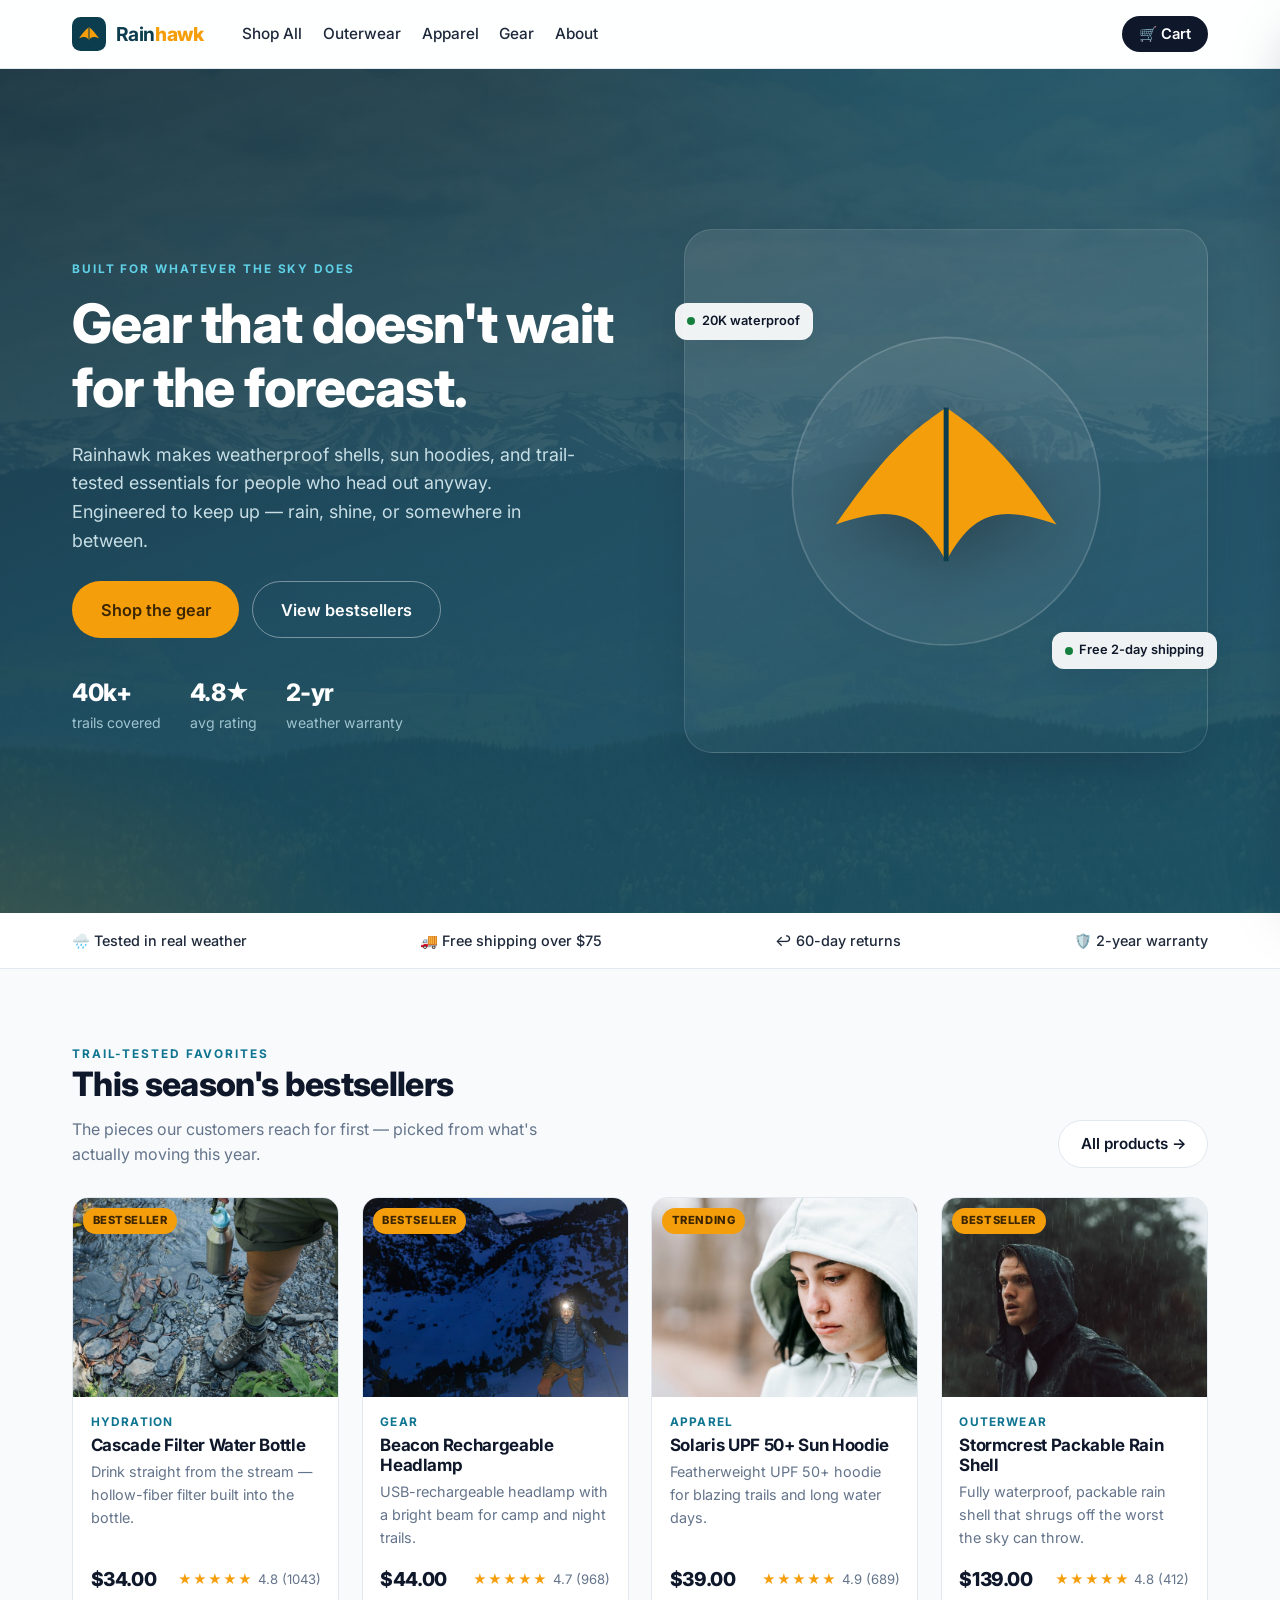
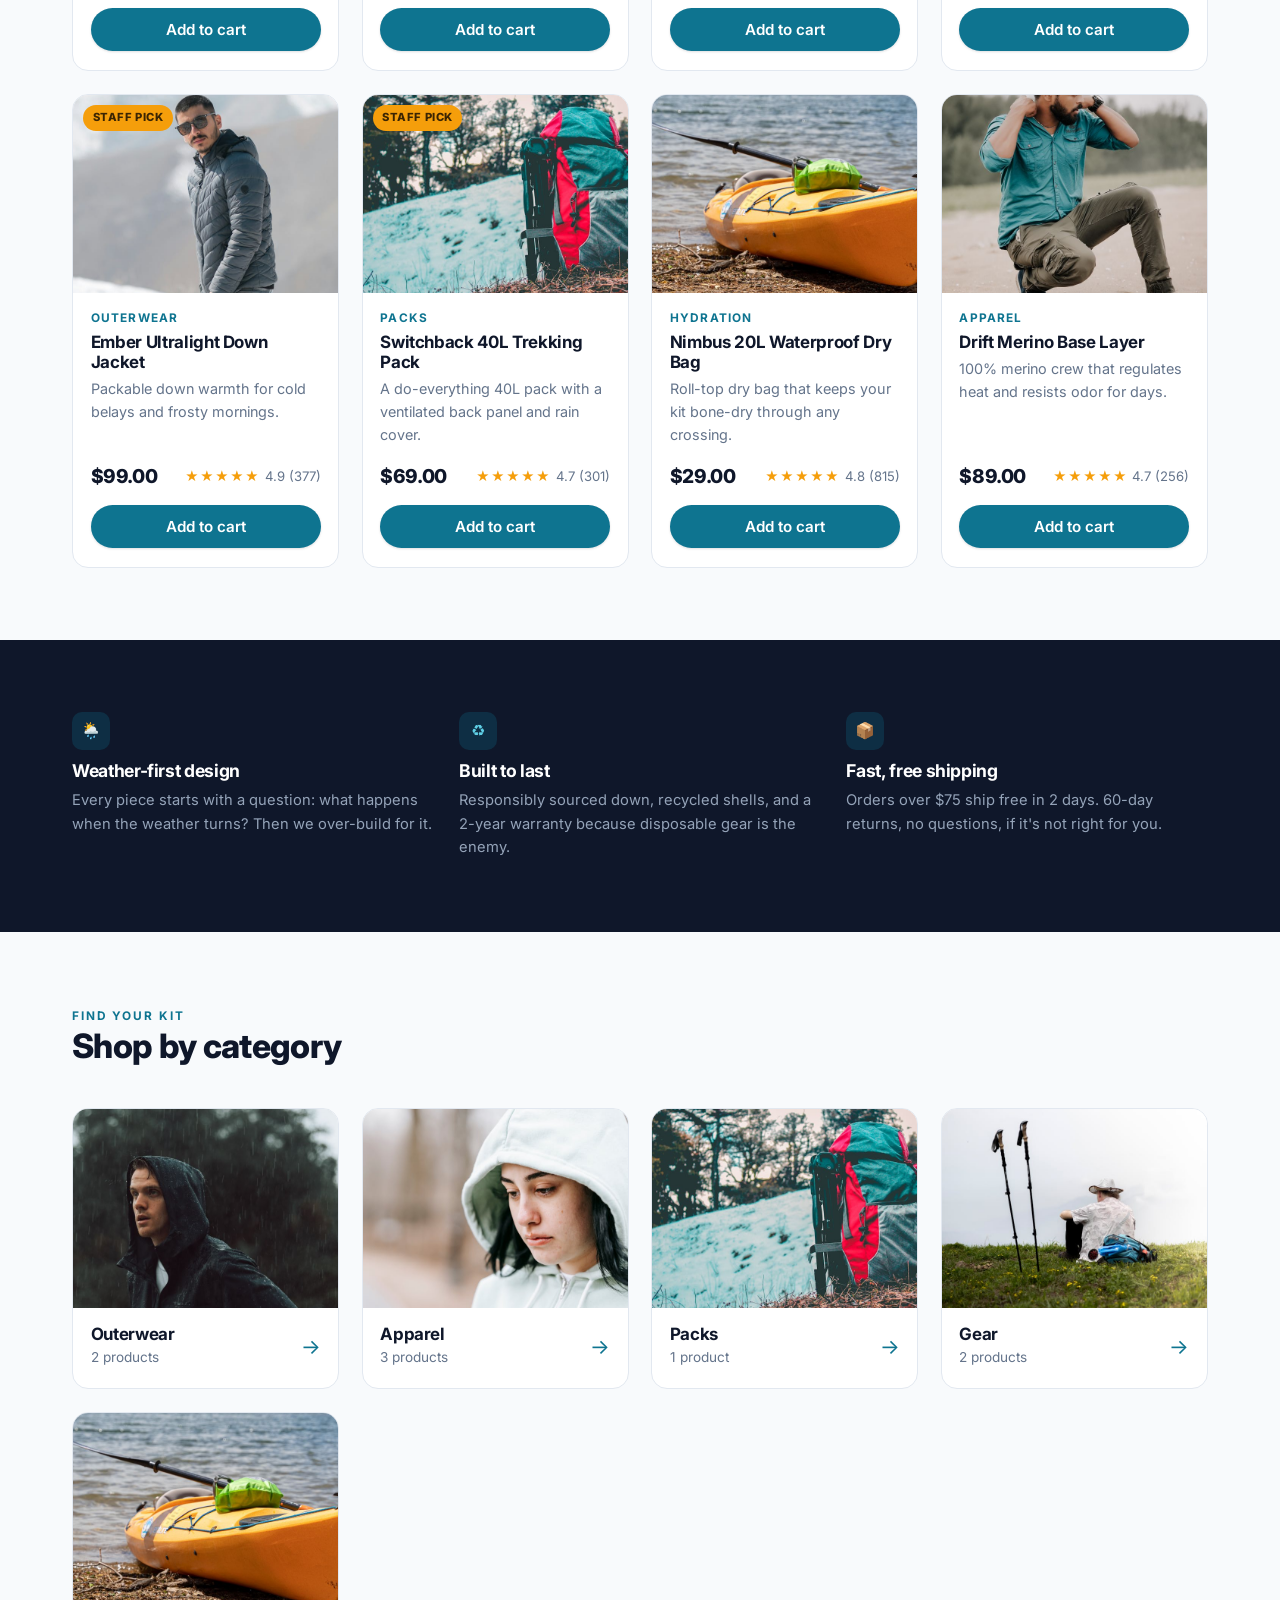
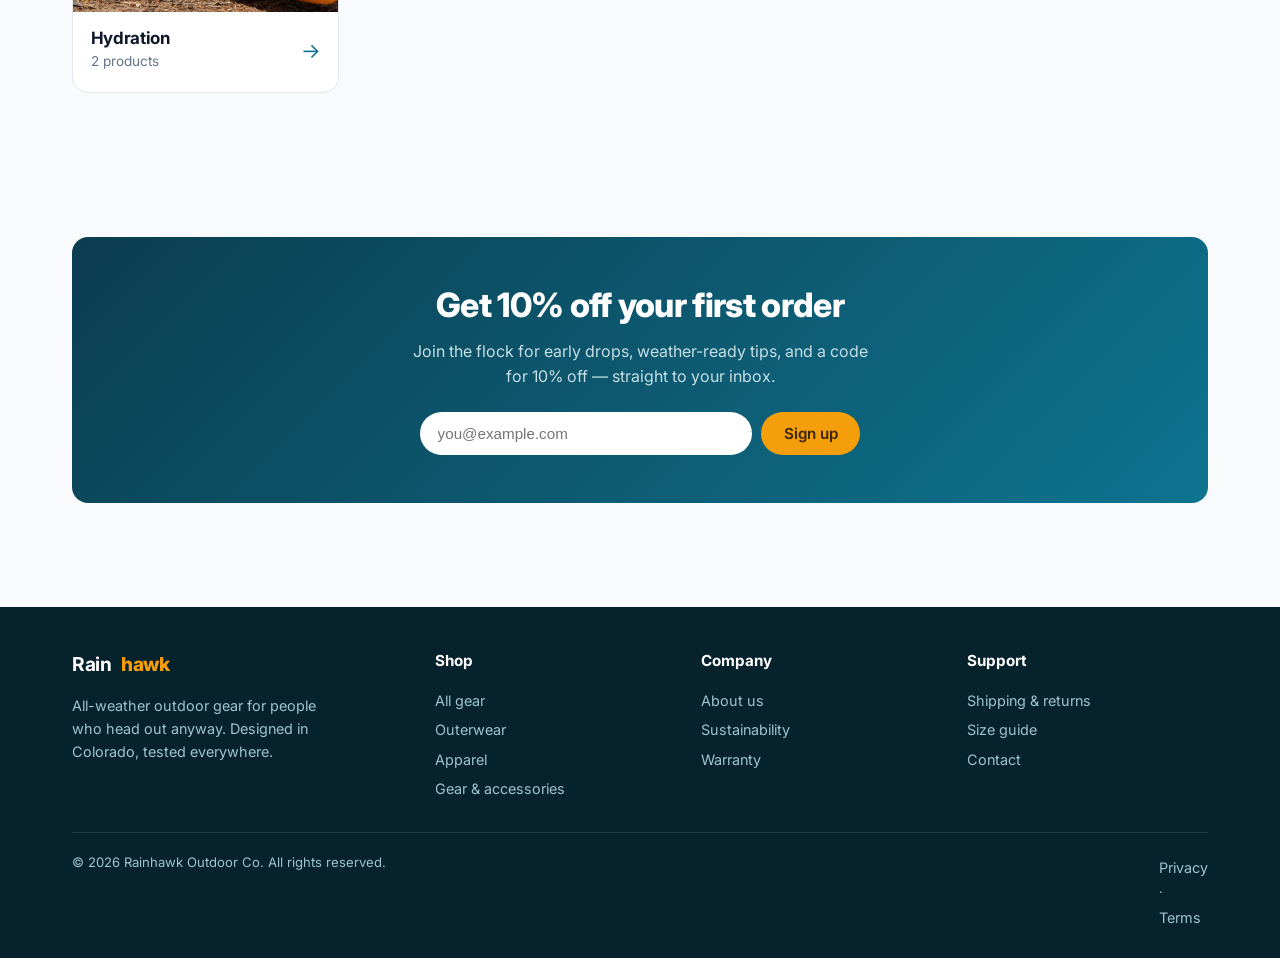
<file: index.html>
<!DOCTYPE html>
<html lang="en">
<head>
  <meta charset="UTF-8" />
  <meta name="viewport" content="width=device-width, initial-scale=1.0" />
  <title>Rainhawk — All-Weather Outdoor Gear</title>
  <meta name="description" content="Rainhawk builds weatherproof outdoor gear for people who don't wait for the forecast. Shells, sun hoodies, packs & trail-tested essentials." />
  <link rel="canonical" href="https://rainhawkgear.com/" />
  <meta property="og:type" content="website" />
  <meta property="og:site_name" content="Rainhawk" />
  <meta property="og:title" content="Rainhawk — All-Weather Outdoor Gear" />
  <meta property="og:description" content="Weatherproof shells, sun hoodies, packs & trail-tested essentials for people who head out anyway." />
  <meta property="og:url" content="https://rainhawkgear.com/" />
  <meta property="og:image" content="https://rainhawkgear.com/assets/favicon.svg" />
  <meta name="twitter:card" content="summary_large_image" />
  <meta name="twitter:title" content="Rainhawk — All-Weather Outdoor Gear" />
  <meta name="twitter:description" content="Gear that doesn't wait for the forecast." />
  <link rel="preconnect" href="https://fonts.googleapis.com" />
  <link rel="preconnect" href="https://fonts.gstatic.com" crossorigin />
  <link href="https://fonts.googleapis.com/css2?family=Inter:wght@400;500;600;700;800&display=swap" rel="stylesheet" />
  <link rel="icon" href="assets/favicon.svg" type="image/svg+xml" />
  <link rel="stylesheet" href="css/styles.css" />
</head>
<body>
  <!-- HEADER -->
  <header class="site-header">
    <div class="wrap nav">
      <a class="brand" href="index.html">
        <svg class="logo" viewBox="0 0 48 48" fill="none" xmlns="http://www.w3.org/2000/svg">
          <rect width="48" height="48" rx="12" fill="#0b3d4f"/>
          <path d="M10 30 C18 18 22 16 24 14 C26 16 30 18 38 30 C30 27 27 28 24 33 C21 28 18 27 10 30 Z" fill="#f59e0b"/>
          <path d="M24 14 L24 33" stroke="#0b3d4f" stroke-width="1.5"/>
        </svg>
        <span><b>Rain</b><span class="x">hawk</span></span>
      </a>
      <button class="nav-toggle" data-nav-toggle aria-label="Toggle menu">☰</button>
      <nav class="nav-links">
        <a href="shop.html">Shop All</a>
        <a href="shop.html#Outerwear">Outerwear</a>
        <a href="shop.html#Apparel">Apparel</a>
        <a href="shop.html#Gear">Gear</a>
        <a href="about.html">About</a>
      </nav>
      <span class="nav-spacer"></span>
      <button class="cart-btn" data-open-cart aria-label="Open cart">
        🛒 Cart
        <span class="cart-count" data-cart-count style="display:none">0</span>
      </button>
    </div>
  </header>

  <!-- HERO -->
  <section class="hero">
    <div class="wrap">
      <div>
        <p class="eyebrow" style="color:#5fd0e6">Built for whatever the sky does</p>
        <h1>Gear that doesn't wait for the forecast.</h1>
        <p class="lead">Rainhawk makes weatherproof shells, sun hoodies, and trail-tested essentials for people who head out anyway. Engineered to keep up — rain, shine, or somewhere in between.</p>
        <div class="hero-cta">
          <a class="btn btn-accent btn-lg" href="shop.html">Shop the gear</a>
          <a class="btn btn-ghost btn-lg" href="#bestsellers" style="background:transparent;color:#fff;border-color:rgba(255,255,255,.4)">View bestsellers</a>
        </div>
        <div class="hero-stats">
          <div><b>40k+</b> trails covered</div>
          <div><b>4.8★</b> avg rating</div>
          <div><b>2-yr</b> weather warranty</div>
        </div>
      </div>
      <div class="hero-art">
        <svg class="hawk" viewBox="0 0 200 200" xmlns="http://www.w3.org/2000/svg" aria-label="Rainhawk emblem">
          <circle cx="100" cy="100" r="92" fill="rgba(255,255,255,.06)" stroke="rgba(255,255,255,.18)"/>
          <path d="M34 120 C66 74 80 64 100 50 C120 64 134 74 166 120 C132 108 116 112 100 142 C84 112 68 108 34 120 Z" fill="#f59e0b"/>
          <path d="M100 50 L100 142" stroke="#0b3d4f" stroke-width="3"/>
        </svg>
        <div class="weather-chip c1"><span class="dot"></span> 20K waterproof</div>
        <div class="weather-chip c2"><span class="dot"></span> Free 2-day shipping</div>
      </div>
    </div>
  </section>

  <!-- TRUST BAR -->
  <div class="trust">
    <div class="wrap">
      <div>🌧️ Tested in real weather</div>
      <div>🚚 Free shipping over $75</div>
      <div>↩️ 60-day returns</div>
      <div>🛡️ 2-year warranty</div>
    </div>
  </div>

  <!-- BESTSELLERS -->
  <section id="bestsellers">
    <div class="wrap">
      <div class="section-head">
        <div>
          <p class="eyebrow">Trail-tested favorites</p>
          <h2>This season's bestsellers</h2>
          <p class="muted">The pieces our customers reach for first — picked from what's actually moving this year.</p>
        </div>
        <a class="btn btn-ghost" href="shop.html">All products →</a>
      </div>
      <div class="grid" id="featured-grid"></div>
    </div>
  </section>

  <!-- FEATURE BAND -->
  <section class="band">
    <div class="wrap">
      <div class="feat">
        <div class="ico">🌦️</div>
        <h3>Weather-first design</h3>
        <p>Every piece starts with a question: what happens when the weather turns? Then we over-build for it.</p>
      </div>
      <div class="feat">
        <div class="ico">♻️</div>
        <h3>Built to last</h3>
        <p>Responsibly sourced down, recycled shells, and a 2-year warranty because disposable gear is the enemy.</p>
      </div>
      <div class="feat">
        <div class="ico">📦</div>
        <h3>Fast, free shipping</h3>
        <p>Orders over $75 ship free in 2 days. 60-day returns, no questions, if it's not right for you.</p>
      </div>
    </div>
  </section>

  <!-- CATEGORIES -->
  <section>
    <div class="wrap">
      <div class="section-head">
        <div>
          <p class="eyebrow">Find your kit</p>
          <h2>Shop by category</h2>
        </div>
      </div>
      <div class="grid" style="grid-template-columns:repeat(auto-fill,minmax(220px,1fr))" id="category-grid"></div>
    </div>
  </section>

  <!-- NEWSLETTER -->
  <section>
    <div class="wrap">
      <div class="news">
        <h2>Get 10% off your first order</h2>
        <p>Join the flock for early drops, weather-ready tips, and a code for 10% off — straight to your inbox.</p>
        <form data-newsletter>
          <input type="email" required placeholder="you@example.com" aria-label="Email address" />
          <button class="btn btn-accent" type="submit">Sign up</button>
        </form>
      </div>
    </div>
  </section>

  <!-- FOOTER -->
  <footer class="site-footer">
    <div class="wrap">
      <div class="cols">
        <div>
          <div class="brand"><b>Rain</b><span style="color:#f59e0b">hawk</span></div>
          <p style="max-width:30ch;font-size:.9rem">All-weather outdoor gear for people who head out anyway. Designed in Colorado, tested everywhere.</p>
        </div>
        <div>
          <h4>Shop</h4>
          <a href="shop.html">All gear</a>
          <a href="shop.html#Outerwear">Outerwear</a>
          <a href="shop.html#Apparel">Apparel</a>
          <a href="shop.html#Gear">Gear & accessories</a>
        </div>
        <div>
          <h4>Company</h4>
          <a href="about.html">About us</a>
          <a href="about.html#sustainability">Sustainability</a>
          <a href="about.html#warranty">Warranty</a>
        </div>
        <div>
          <h4>Support</h4>
          <a href="shipping-returns.html">Shipping & returns</a>
          <a href="size-guide.html">Size guide</a>
          <a href="contact.html">Contact</a>
        </div>
      </div>
      <div class="foot-bottom">
        <span>© 2026 Rainhawk Outdoor Co. All rights reserved.</span>
        <span><a href="privacy.html">Privacy</a> · <a href="terms.html">Terms</a></span>
      </div>
    </div>
  </footer>

  <script src="js/config.js"></script>
  <script src="js/products.js"></script>
  <script src="js/store.js"></script>
  <script src="js/ui.js"></script>
  <script src="js/home.js"></script>
</body>
</html>
</file>
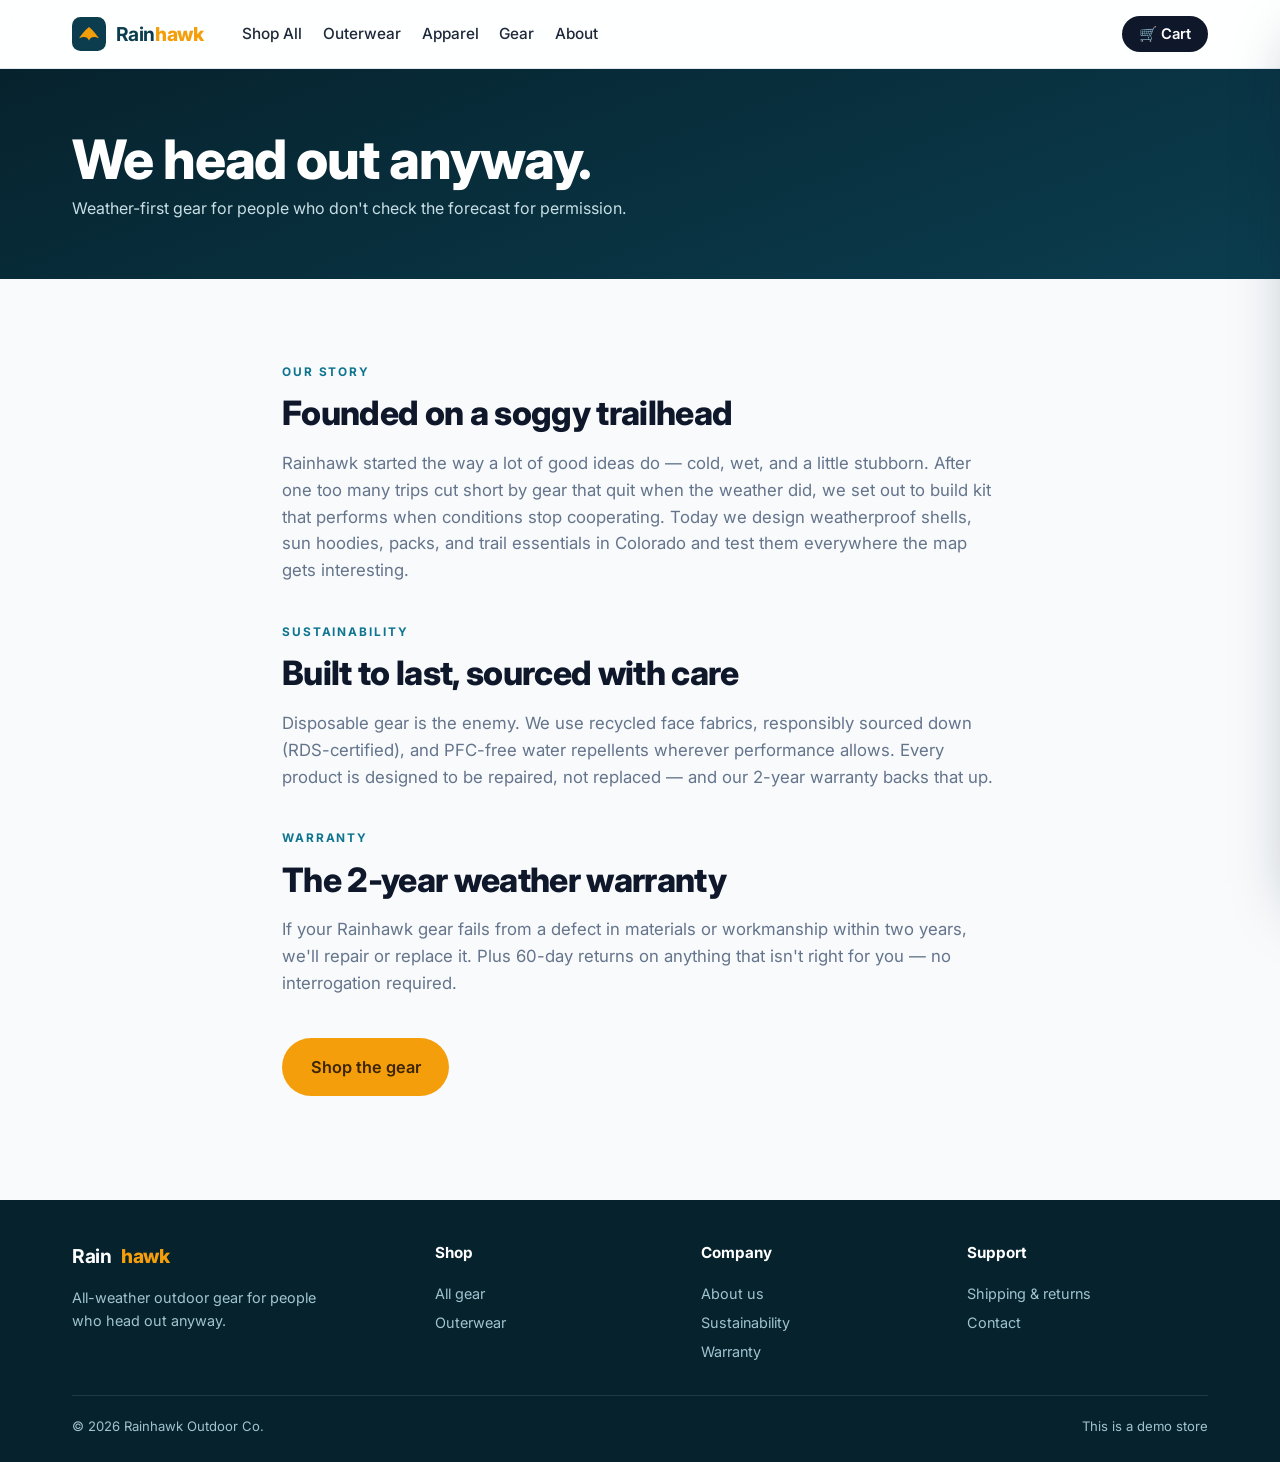
<file: about.html>
<!DOCTYPE html>
<html lang="en">
<head>
  <meta charset="UTF-8" />
  <meta name="viewport" content="width=device-width, initial-scale=1.0" />
  <title>About — Rainhawk</title>
  <meta name="description" content="Why Rainhawk builds weather-first outdoor gear, our sustainability commitments, and our 2-year warranty." />
  <link rel="preconnect" href="https://fonts.googleapis.com" />
  <link rel="preconnect" href="https://fonts.gstatic.com" crossorigin />
  <link href="https://fonts.googleapis.com/css2?family=Inter:wght@400;500;600;700;800&display=swap" rel="stylesheet" />
  <link rel="icon" href="assets/favicon.svg" type="image/svg+xml" />
  <link rel="stylesheet" href="css/styles.css" />
</head>
<body>
  <header class="site-header">
    <div class="wrap nav">
      <a class="brand" href="index.html">
        <svg class="logo" viewBox="0 0 48 48" fill="none" xmlns="http://www.w3.org/2000/svg">
          <rect width="48" height="48" rx="12" fill="#0b3d4f"/>
          <path d="M10 30 C18 18 22 16 24 14 C26 16 30 18 38 30 C30 27 27 28 24 33 C21 28 18 27 10 30 Z" fill="#f59e0b"/>
        </svg>
        <span><b>Rain</b><span class="x">hawk</span></span>
      </a>
      <button class="nav-toggle" data-nav-toggle aria-label="Toggle menu">☰</button>
      <nav class="nav-links">
        <a href="shop.html">Shop All</a>
        <a href="shop.html#Outerwear">Outerwear</a>
        <a href="shop.html#Apparel">Apparel</a>
        <a href="shop.html#Gear">Gear</a>
        <a href="about.html">About</a>
      </nav>
      <span class="nav-spacer"></span>
      <button class="cart-btn" data-open-cart aria-label="Open cart">
        🛒 Cart
        <span class="cart-count" data-cart-count style="display:none">0</span>
      </button>
    </div>
  </header>

  <div class="page-hero">
    <div class="wrap">
      <h1>We head out anyway.</h1>
      <p>Weather-first gear for people who don't check the forecast for permission.</p>
    </div>
  </div>

  <section>
    <div class="wrap" style="max-width:760px">
      <p class="eyebrow">Our story</p>
      <h2>Founded on a soggy trailhead</h2>
      <p class="muted" style="font-size:1.05rem">Rainhawk started the way a lot of good ideas do — cold, wet, and a little stubborn. After one too many trips cut short by gear that quit when the weather did, we set out to build kit that performs when conditions stop cooperating. Today we design weatherproof shells, sun hoodies, packs, and trail essentials in Colorado and test them everywhere the map gets interesting.</p>

      <div id="sustainability" style="margin-top:2.4rem">
        <p class="eyebrow">Sustainability</p>
        <h2>Built to last, sourced with care</h2>
        <p class="muted" style="font-size:1.05rem">Disposable gear is the enemy. We use recycled face fabrics, responsibly sourced down (RDS-certified), and PFC-free water repellents wherever performance allows. Every product is designed to be repaired, not replaced — and our 2-year warranty backs that up.</p>
      </div>

      <div id="warranty" style="margin-top:2.4rem">
        <p class="eyebrow">Warranty</p>
        <h2>The 2-year weather warranty</h2>
        <p class="muted" style="font-size:1.05rem">If your Rainhawk gear fails from a defect in materials or workmanship within two years, we'll repair or replace it. Plus 60-day returns on anything that isn't right for you — no interrogation required.</p>
      </div>

      <div style="margin-top:2.6rem">
        <a class="btn btn-accent btn-lg" href="shop.html">Shop the gear</a>
      </div>
    </div>
  </section>

  <footer class="site-footer">
    <div class="wrap">
      <div class="cols">
        <div>
          <div class="brand"><b>Rain</b><span style="color:#f59e0b">hawk</span></div>
          <p style="max-width:30ch;font-size:.9rem">All-weather outdoor gear for people who head out anyway.</p>
        </div>
        <div><h4>Shop</h4><a href="shop.html">All gear</a><a href="shop.html#Outerwear">Outerwear</a></div>
        <div><h4>Company</h4><a href="about.html">About us</a><a href="about.html#sustainability">Sustainability</a><a href="about.html#warranty">Warranty</a></div>
        <div><h4>Support</h4><a href="#">Shipping & returns</a><a href="#">Contact</a></div>
      </div>
      <div class="foot-bottom"><span>© 2026 Rainhawk Outdoor Co.</span><span>This is a demo store</span></div>
    </div>
  </footer>

  <script src="js/products.js"></script>
  <script src="js/store.js"></script>
</body>
</html>
</file>
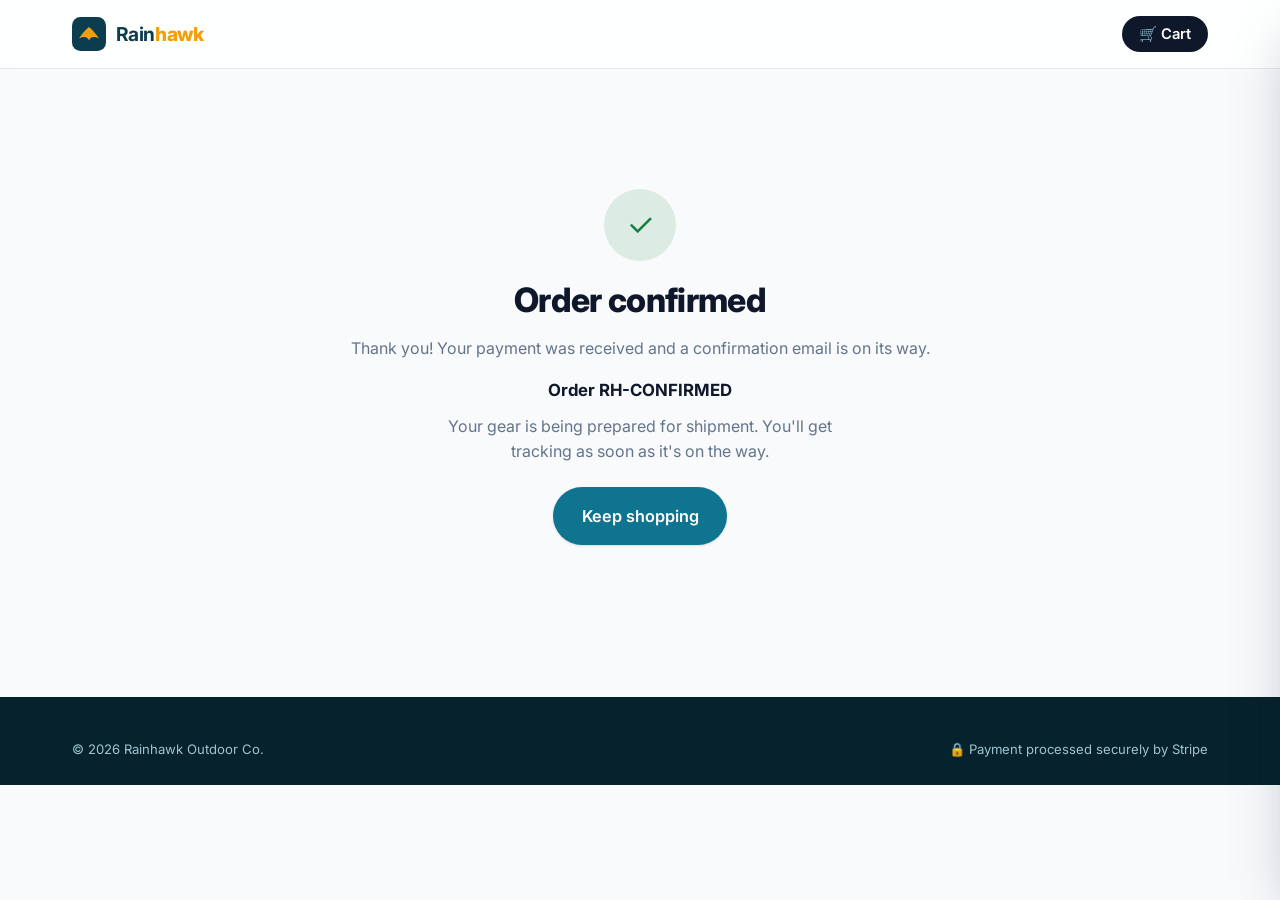
<file: checkout-success.html>
<!DOCTYPE html>
<html lang="en">
<head>
  <meta charset="UTF-8" />
  <meta name="viewport" content="width=device-width, initial-scale=1.0" />
  <title>Order confirmed — Rainhawk</title>
  <meta name="robots" content="noindex" />
  <link rel="preconnect" href="https://fonts.googleapis.com" />
  <link rel="preconnect" href="https://fonts.gstatic.com" crossorigin />
  <link href="https://fonts.googleapis.com/css2?family=Inter:wght@400;500;600;700;800&display=swap" rel="stylesheet" />
  <link rel="icon" href="assets/favicon.svg" type="image/svg+xml" />
  <link rel="stylesheet" href="css/styles.css" />
</head>
<body>
  <header class="site-header">
    <div class="wrap nav">
      <a class="brand" href="index.html">
        <svg class="logo" viewBox="0 0 48 48" fill="none" xmlns="http://www.w3.org/2000/svg">
          <rect width="48" height="48" rx="12" fill="#0b3d4f"/>
          <path d="M10 30 C18 18 22 16 24 14 C26 16 30 18 38 30 C30 27 27 28 24 33 C21 28 18 27 10 30 Z" fill="#f59e0b"/>
        </svg>
        <span><b>Rain</b><span class="x">hawk</span></span>
      </a>
      <span class="nav-spacer"></span>
      <button class="cart-btn" data-open-cart aria-label="Open cart">🛒 Cart <span class="cart-count" data-cart-count style="display:none">0</span></button>
    </div>
  </header>

  <section>
    <div class="wrap" id="confirm-root"></div>
  </section>

  <footer class="site-footer">
    <div class="wrap">
      <div class="foot-bottom" style="border:none;margin:0;padding:0">
        <span>© 2026 Rainhawk Outdoor Co.</span>
        <span>🔒 Payment processed securely by Stripe</span>
      </div>
    </div>
  </footer>

  <script src="js/config.js"></script>
  <script src="js/products.js"></script>
  <script src="js/store.js"></script>
  <script>
    // The shopper has returned from Stripe's hosted checkout after paying.
    // Clear the cart and confirm. Order/fulfillment is handled server-side via
    // the Stripe webhook (see DROPSHIPPING.md), not from this page.
    (function () {
      try { window.RainhawkCart && window.RainhawkCart.clear(); } catch (e) {}
      var params = new URLSearchParams(location.search);
      var sid = params.get("session_id");
      var ref = sid ? "RH-" + sid.slice(-8).toUpperCase() : "RH-CONFIRMED";
      document.getElementById("confirm-root").innerHTML =
        '<div class="confirm">' +
        '<div class="check">✓</div>' +
        '<h2>Order confirmed</h2>' +
        '<p class="muted">Thank you! Your payment was received and a confirmation email is on its way.</p>' +
        '<p style="font-size:1.05rem;margin:.4rem 0"><strong>Order ' + ref + '</strong></p>' +
        '<p class="muted" style="max-width:42ch;margin:.6rem auto 1.4rem">Your gear is being prepared for shipment. You\'ll get tracking as soon as it\'s on the way.</p>' +
        '<a class="btn btn-primary btn-lg" href="shop.html">Keep shopping</a>' +
        '</div>';
    })();
  </script>
</body>
</html>
</file>
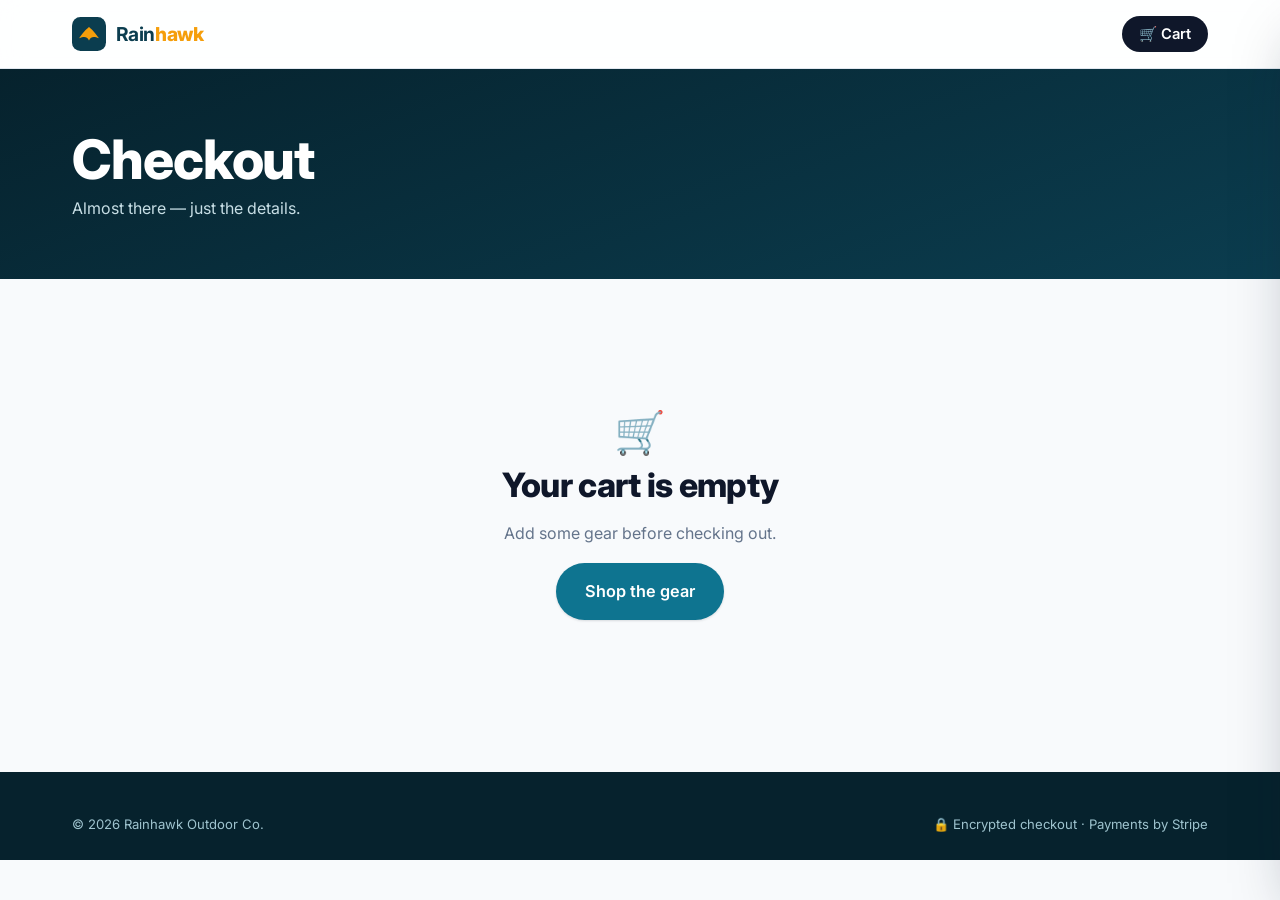
<file: checkout.html>
<!DOCTYPE html>
<html lang="en">
<head>
  <meta charset="UTF-8" />
  <meta name="viewport" content="width=device-width, initial-scale=1.0" />
  <title>Checkout — Rainhawk</title>
  <meta name="description" content="Secure checkout — Rainhawk." />
  <link rel="preconnect" href="https://fonts.googleapis.com" />
  <link rel="preconnect" href="https://fonts.gstatic.com" crossorigin />
  <link href="https://fonts.googleapis.com/css2?family=Inter:wght@400;500;600;700;800&display=swap" rel="stylesheet" />
  <link rel="icon" href="assets/favicon.svg" type="image/svg+xml" />
  <link rel="stylesheet" href="css/styles.css" />
</head>
<body>
  <header class="site-header">
    <div class="wrap nav">
      <a class="brand" href="index.html">
        <svg class="logo" viewBox="0 0 48 48" fill="none" xmlns="http://www.w3.org/2000/svg">
          <rect width="48" height="48" rx="12" fill="#0b3d4f"/>
          <path d="M10 30 C18 18 22 16 24 14 C26 16 30 18 38 30 C30 27 27 28 24 33 C21 28 18 27 10 30 Z" fill="#f59e0b"/>
        </svg>
        <span><b>Rain</b><span class="x">hawk</span></span>
      </a>
      <span class="nav-spacer"></span>
      <button class="cart-btn" data-open-cart aria-label="Open cart">
        🛒 Cart
        <span class="cart-count" data-cart-count style="display:none">0</span>
      </button>
    </div>
  </header>

  <div class="page-hero">
    <div class="wrap"><h1>Checkout</h1><p>Almost there — just the details.</p></div>
  </div>

  <section>
    <div class="wrap" id="checkout-root"></div>
  </section>

  <footer class="site-footer">
    <div class="wrap">
      <div class="foot-bottom" style="border:none;margin:0;padding:0">
        <span>© 2026 Rainhawk Outdoor Co.</span>
        <span>🔒 Encrypted checkout · Payments by Stripe</span>
      </div>
    </div>
  </footer>

  <script src="js/config.js"></script>
  <script src="js/products.js"></script>
  <script src="js/store.js"></script>
  <script src="js/payments.js"></script>
  <script src="js/checkout.js"></script>
</body>
</html>
</file>
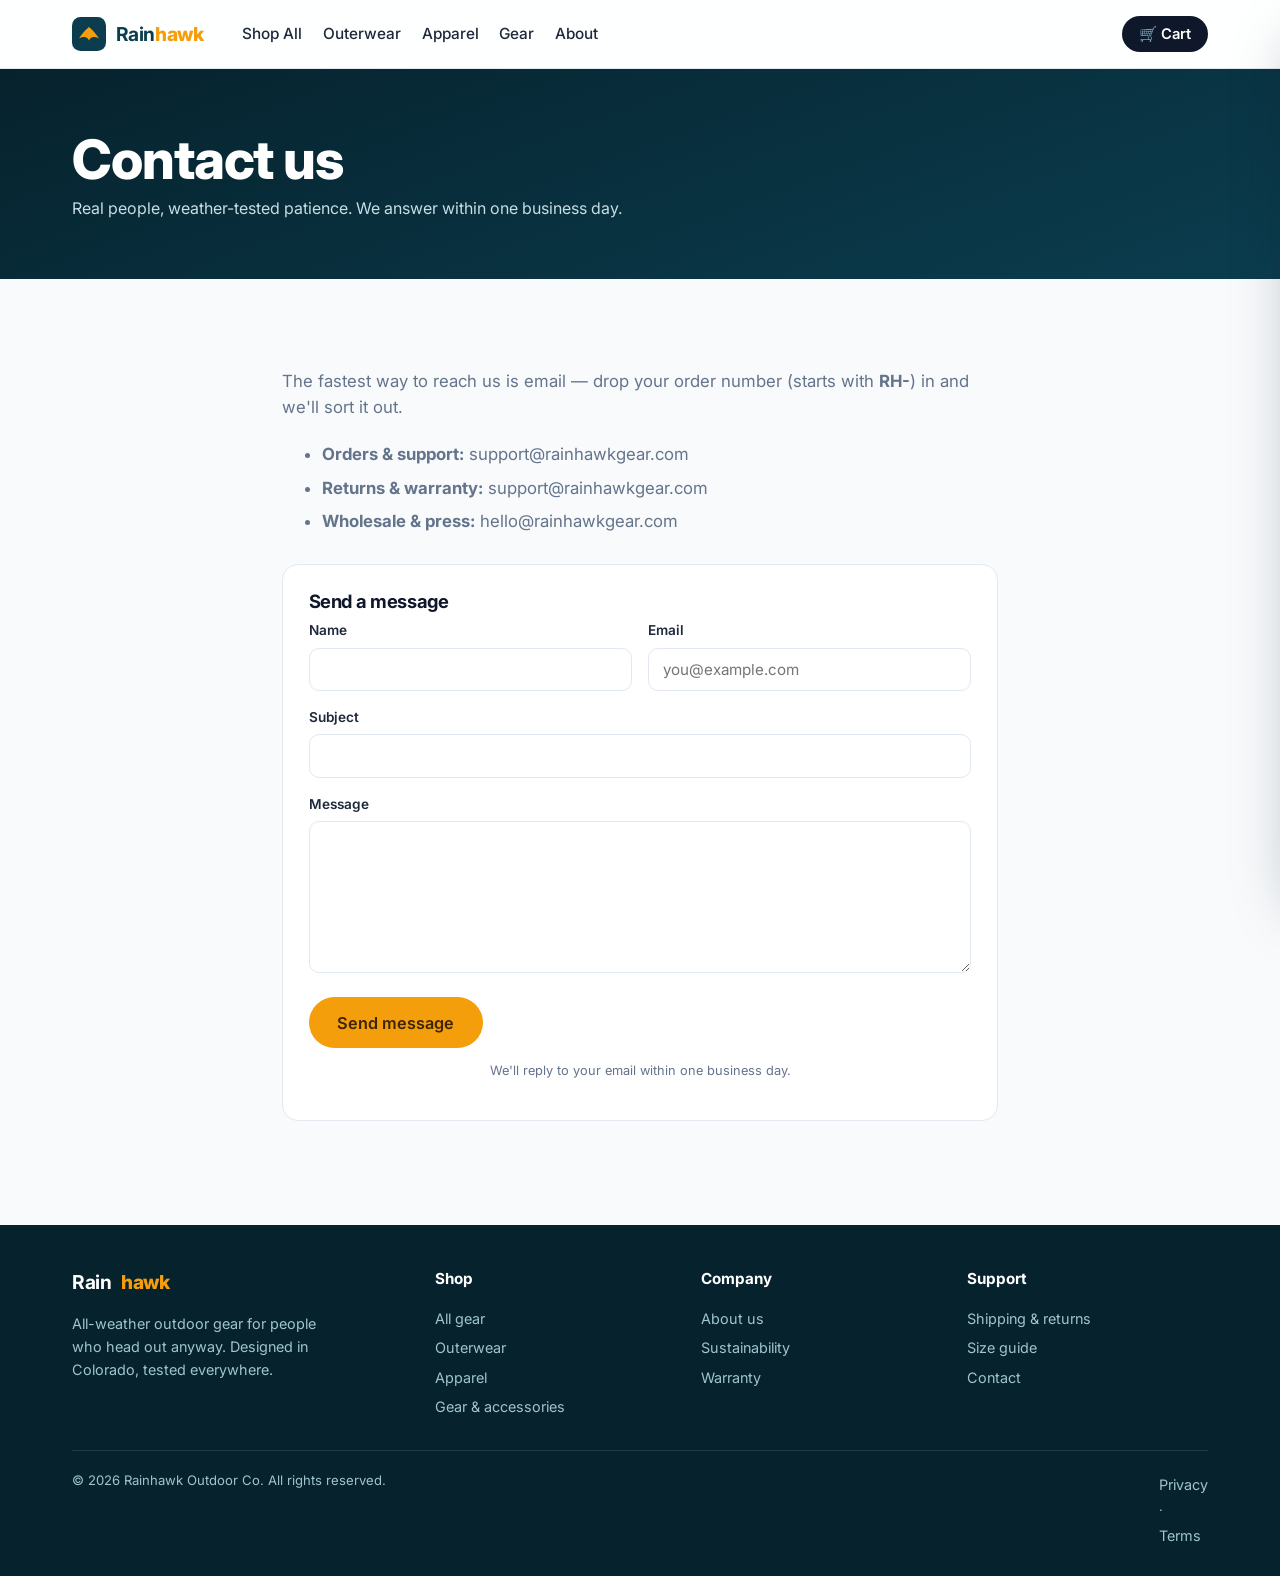
<file: contact.html>
<!DOCTYPE html>
<html lang="en">
<head>
  <meta charset="UTF-8" />
  <meta name="viewport" content="width=device-width, initial-scale=1.0" />
  <title>Contact — Rainhawk</title>
  <meta name="description" content="Get in touch with Rainhawk — order help, returns, warranty and wholesale enquiries." />
  <link rel="preconnect" href="https://fonts.googleapis.com" />
  <link rel="preconnect" href="https://fonts.gstatic.com" crossorigin />
  <link href="https://fonts.googleapis.com/css2?family=Inter:wght@400;500;600;700;800&display=swap" rel="stylesheet" />
  <link rel="icon" href="assets/favicon.svg" type="image/svg+xml" />
  <link rel="stylesheet" href="css/styles.css" />
</head>
<body>
  <header class="site-header">
    <div class="wrap nav">
      <a class="brand" href="index.html">
        <svg class="logo" viewBox="0 0 48 48" fill="none" xmlns="http://www.w3.org/2000/svg">
          <rect width="48" height="48" rx="12" fill="#0b3d4f"/>
          <path d="M10 30 C18 18 22 16 24 14 C26 16 30 18 38 30 C30 27 27 28 24 33 C21 28 18 27 10 30 Z" fill="#f59e0b"/>
        </svg>
        <span><b>Rain</b><span class="x">hawk</span></span>
      </a>
      <button class="nav-toggle" data-nav-toggle aria-label="Toggle menu">☰</button>
      <nav class="nav-links">
        <a href="shop.html">Shop All</a>
        <a href="shop.html#Outerwear">Outerwear</a>
        <a href="shop.html#Apparel">Apparel</a>
        <a href="shop.html#Gear">Gear</a>
        <a href="about.html">About</a>
      </nav>
      <span class="nav-spacer"></span>
      <button class="cart-btn" data-open-cart aria-label="Open cart">
        🛒 Cart
        <span class="cart-count" data-cart-count style="display:none">0</span>
      </button>
    </div>
  </header>

  <div class="page-hero">
    <div class="wrap"><h1>Contact us</h1><p>Real people, weather-tested patience. We answer within one business day.</p></div>
  </div>

  <section>
    <div class="wrap" style="max-width:760px">
      <p class="muted" style="font-size:1.05rem">The fastest way to reach us is email — drop your order number (starts with <strong>RH-</strong>) in and we'll sort it out.</p>
      <ul class="muted" style="font-size:1.05rem;line-height:2">
        <li><strong>Orders & support:</strong> <a href="mailto:support@rainhawkgear.com">support@rainhawkgear.com</a></li>
        <li><strong>Returns & warranty:</strong> <a href="mailto:support@rainhawkgear.com?subject=Return%2FWarranty">support@rainhawkgear.com</a></li>
        <li><strong>Wholesale & press:</strong> <a href="mailto:hello@rainhawkgear.com">hello@rainhawkgear.com</a></li>
      </ul>

      <form class="panel" style="margin-top:1.6rem" id="contact-form" novalidate>
        <h3>Send a message</h3>
        <div class="row-2">
          <div class="field"><label for="name">Name</label><input id="name" required /></div>
          <div class="field"><label for="cemail">Email</label><input type="email" id="cemail" required placeholder="you@example.com" /></div>
        </div>
        <div class="field"><label for="subject">Subject</label><input id="subject" required /></div>
        <div class="field"><label for="message">Message</label><textarea id="message" rows="5" required style="width:100%;font:inherit;padding:.7rem;border:1px solid var(--line);border-radius:10px"></textarea></div>
        <button class="btn btn-accent btn-lg" type="submit">Send message</button>
        <p class="pay-note" id="contact-note">We'll reply to your email within one business day.</p>
      </form>
    </div>
  </section>

  <footer class="site-footer">
    <div class="wrap">
      <div class="cols">
        <div>
          <div class="brand"><b>Rain</b><span style="color:#f59e0b">hawk</span></div>
          <p style="max-width:30ch;font-size:.9rem">All-weather outdoor gear for people who head out anyway. Designed in Colorado, tested everywhere.</p>
        </div>
        <div><h4>Shop</h4><a href="shop.html">All gear</a><a href="shop.html#Outerwear">Outerwear</a><a href="shop.html#Apparel">Apparel</a><a href="shop.html#Gear">Gear & accessories</a></div>
        <div><h4>Company</h4><a href="about.html">About us</a><a href="about.html#sustainability">Sustainability</a><a href="about.html#warranty">Warranty</a></div>
        <div><h4>Support</h4><a href="shipping-returns.html">Shipping & returns</a><a href="size-guide.html">Size guide</a><a href="contact.html">Contact</a></div>
      </div>
      <div class="foot-bottom"><span>© 2026 Rainhawk Outdoor Co. All rights reserved.</span><span><a href="privacy.html">Privacy</a> · <a href="terms.html">Terms</a></span></div>
    </div>
  </footer>

  <script src="js/config.js"></script>
  <script src="js/products.js"></script>
  <script src="js/store.js"></script>
  <script>
    // Mailto-based send so the static site works with no backend. When a
    // serverless contact endpoint is added, swap this for a fetch() POST.
    document.getElementById("contact-form").addEventListener("submit", (e) => {
      e.preventDefault();
      const f = e.target;
      if (!f.checkValidity()) return f.reportValidity();
      const name = document.getElementById("name").value;
      const email = document.getElementById("cemail").value;
      const subject = encodeURIComponent(document.getElementById("subject").value || "Rainhawk enquiry");
      const body = encodeURIComponent(
        document.getElementById("message").value + "\n\n— " + name + " (" + email + ")"
      );
      window.location.href =
        "mailto:support@rainhawkgear.com?subject=" + subject + "&body=" + body;
      document.getElementById("contact-note").textContent =
        "Opening your email app… if nothing happens, email support@rainhawkgear.com directly.";
    });
  </script>
</body>
</html>
</file>
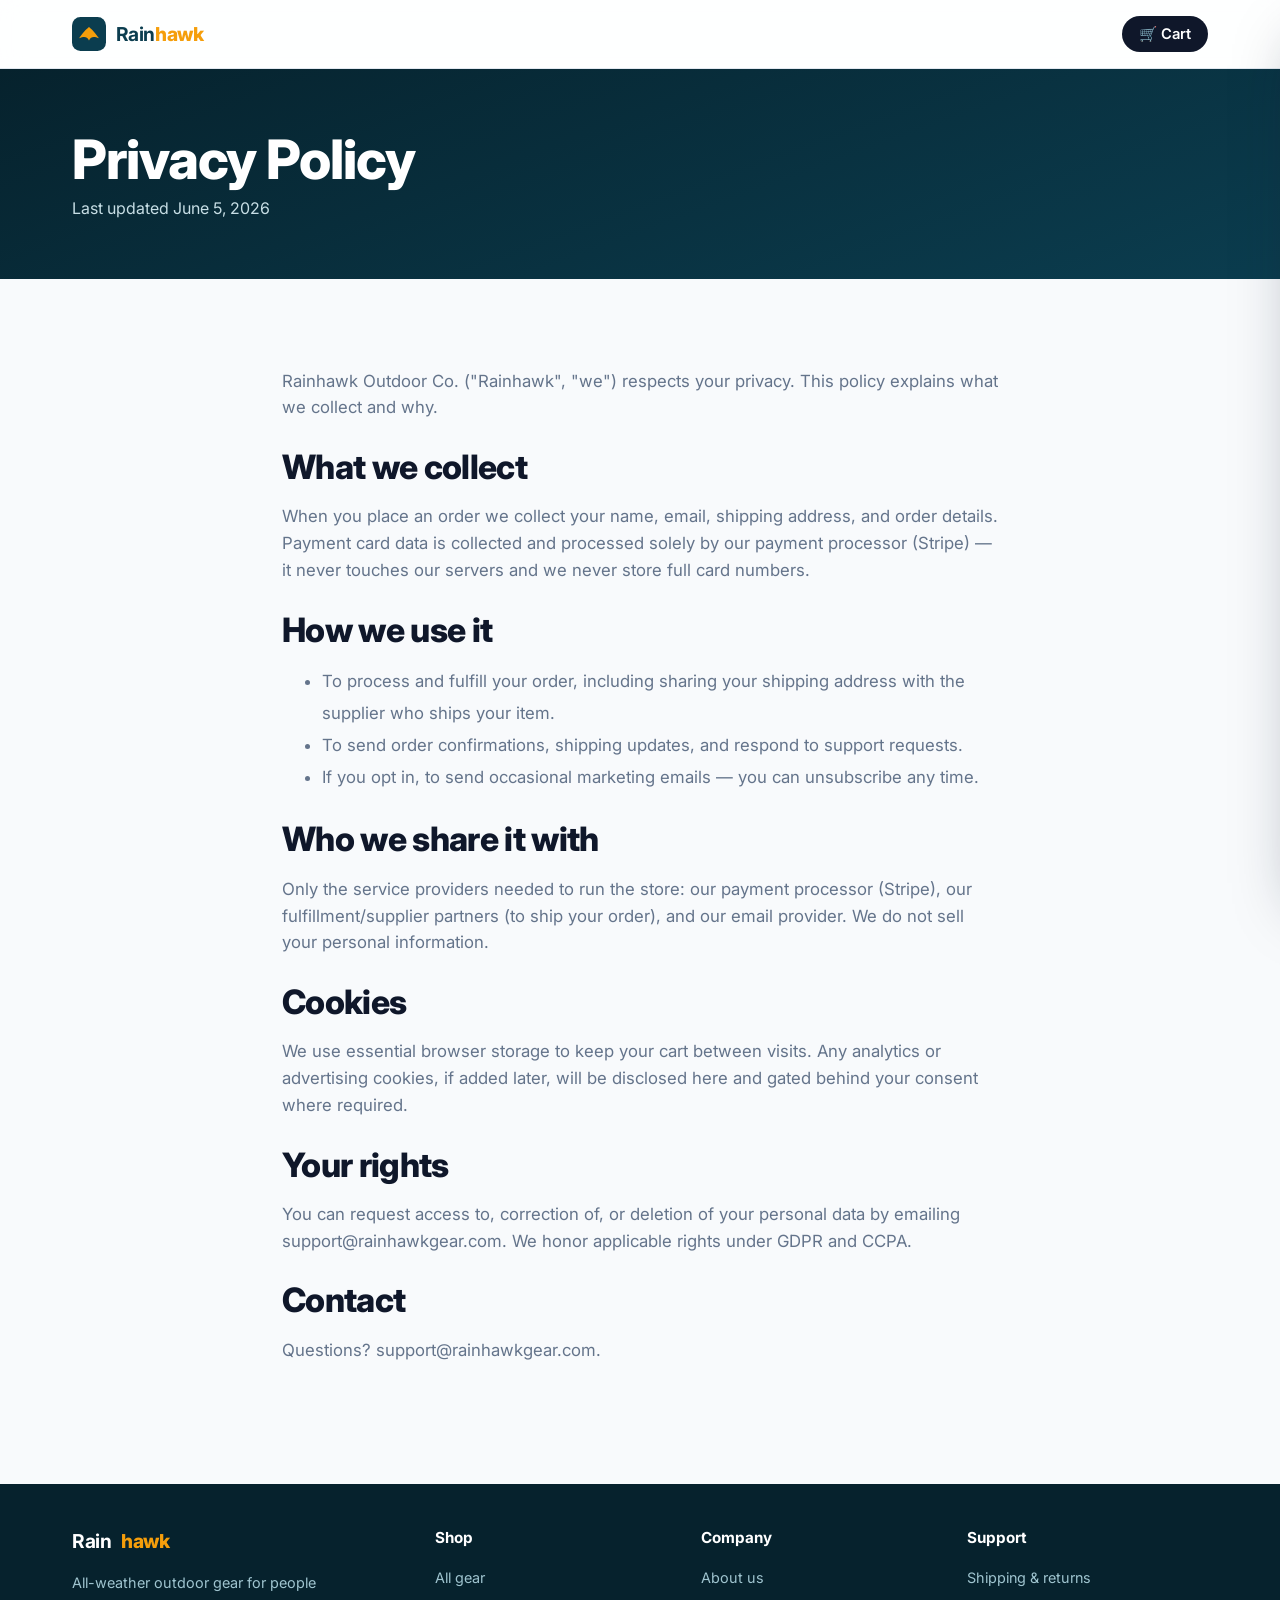
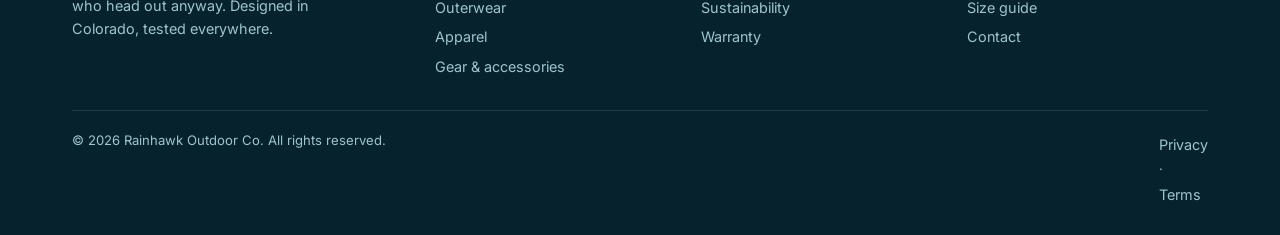
<file: privacy.html>
<!DOCTYPE html>
<html lang="en">
<head>
  <meta charset="UTF-8" />
  <meta name="viewport" content="width=device-width, initial-scale=1.0" />
  <title>Privacy Policy — Rainhawk</title>
  <meta name="description" content="How Rainhawk collects, uses, and protects your personal information." />
  <link rel="preconnect" href="https://fonts.googleapis.com" />
  <link rel="preconnect" href="https://fonts.gstatic.com" crossorigin />
  <link href="https://fonts.googleapis.com/css2?family=Inter:wght@400;500;600;700;800&display=swap" rel="stylesheet" />
  <link rel="icon" href="assets/favicon.svg" type="image/svg+xml" />
  <link rel="stylesheet" href="css/styles.css" />
</head>
<body>
  <header class="site-header">
    <div class="wrap nav">
      <a class="brand" href="index.html">
        <svg class="logo" viewBox="0 0 48 48" fill="none" xmlns="http://www.w3.org/2000/svg">
          <rect width="48" height="48" rx="12" fill="#0b3d4f"/>
          <path d="M10 30 C18 18 22 16 24 14 C26 16 30 18 38 30 C30 27 27 28 24 33 C21 28 18 27 10 30 Z" fill="#f59e0b"/>
        </svg>
        <span><b>Rain</b><span class="x">hawk</span></span>
      </a>
      <span class="nav-spacer"></span>
      <button class="cart-btn" data-open-cart aria-label="Open cart">🛒 Cart <span class="cart-count" data-cart-count style="display:none">0</span></button>
    </div>
  </header>

  <div class="page-hero"><div class="wrap"><h1>Privacy Policy</h1><p>Last updated June 5, 2026</p></div></div>

  <section>
    <div class="wrap" style="max-width:760px">
      <p class="muted" style="font-size:1.05rem">Rainhawk Outdoor Co. ("Rainhawk", "we") respects your privacy. This policy explains what we collect and why.</p>

      <h2 style="margin-top:1.6rem">What we collect</h2>
      <p class="muted" style="font-size:1.05rem">When you place an order we collect your name, email, shipping address, and order details. Payment card data is collected and processed solely by our payment processor (Stripe) — it never touches our servers and we never store full card numbers.</p>

      <h2 style="margin-top:1.6rem">How we use it</h2>
      <ul class="muted" style="font-size:1.05rem;line-height:1.9">
        <li>To process and fulfill your order, including sharing your shipping address with the supplier who ships your item.</li>
        <li>To send order confirmations, shipping updates, and respond to support requests.</li>
        <li>If you opt in, to send occasional marketing emails — you can unsubscribe any time.</li>
      </ul>

      <h2 style="margin-top:1.6rem">Who we share it with</h2>
      <p class="muted" style="font-size:1.05rem">Only the service providers needed to run the store: our payment processor (Stripe), our fulfillment/supplier partners (to ship your order), and our email provider. We do not sell your personal information.</p>

      <h2 style="margin-top:1.6rem">Cookies</h2>
      <p class="muted" style="font-size:1.05rem">We use essential browser storage to keep your cart between visits. Any analytics or advertising cookies, if added later, will be disclosed here and gated behind your consent where required.</p>

      <h2 style="margin-top:1.6rem">Your rights</h2>
      <p class="muted" style="font-size:1.05rem">You can request access to, correction of, or deletion of your personal data by emailing <a href="mailto:support@rainhawkgear.com">support@rainhawkgear.com</a>. We honor applicable rights under GDPR and CCPA.</p>

      <h2 style="margin-top:1.6rem">Contact</h2>
      <p class="muted" style="font-size:1.05rem">Questions? <a href="mailto:support@rainhawkgear.com">support@rainhawkgear.com</a>.</p>
    </div>
  </section>

  <footer class="site-footer">
    <div class="wrap">
      <div class="cols">
        <div>
          <div class="brand"><b>Rain</b><span style="color:#f59e0b">hawk</span></div>
          <p style="max-width:30ch;font-size:.9rem">All-weather outdoor gear for people who head out anyway. Designed in Colorado, tested everywhere.</p>
        </div>
        <div><h4>Shop</h4><a href="shop.html">All gear</a><a href="shop.html#Outerwear">Outerwear</a><a href="shop.html#Apparel">Apparel</a><a href="shop.html#Gear">Gear & accessories</a></div>
        <div><h4>Company</h4><a href="about.html">About us</a><a href="about.html#sustainability">Sustainability</a><a href="about.html#warranty">Warranty</a></div>
        <div><h4>Support</h4><a href="shipping-returns.html">Shipping & returns</a><a href="size-guide.html">Size guide</a><a href="contact.html">Contact</a></div>
      </div>
      <div class="foot-bottom"><span>© 2026 Rainhawk Outdoor Co. All rights reserved.</span><span><a href="privacy.html">Privacy</a> · <a href="terms.html">Terms</a></span></div>
    </div>
  </footer>

  <script src="js/config.js"></script>
  <script src="js/products.js"></script>
  <script src="js/store.js"></script>
</body>
</html>
</file>
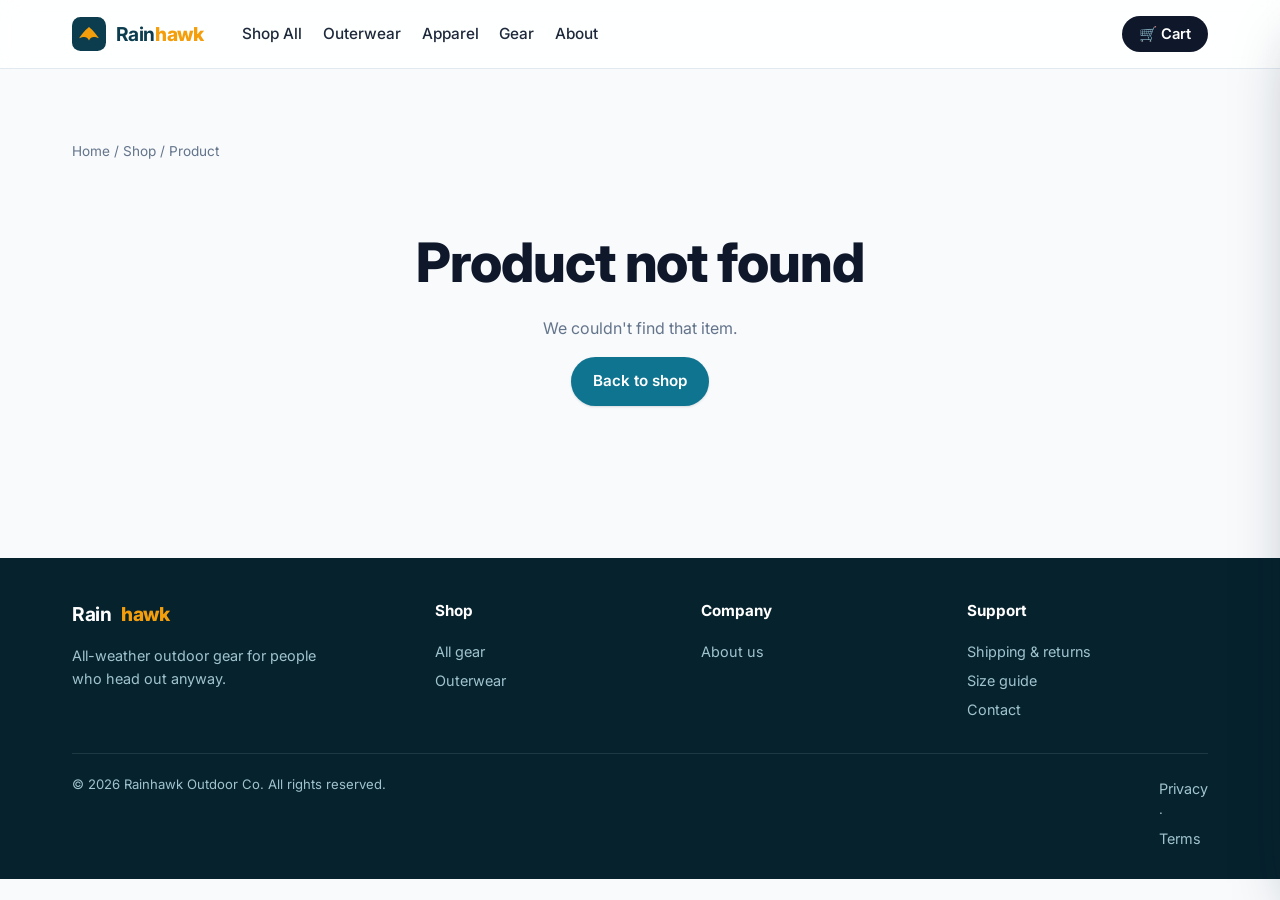
<file: product.html>
<!DOCTYPE html>
<html lang="en">
<head>
  <meta charset="UTF-8" />
  <meta name="viewport" content="width=device-width, initial-scale=1.0" />
  <title>Product — Rainhawk</title>
  <meta name="description" content="Rainhawk product details." />
  <link rel="preconnect" href="https://fonts.googleapis.com" />
  <link rel="preconnect" href="https://fonts.gstatic.com" crossorigin />
  <link href="https://fonts.googleapis.com/css2?family=Inter:wght@400;500;600;700;800&display=swap" rel="stylesheet" />
  <link rel="icon" href="assets/favicon.svg" type="image/svg+xml" />
  <link rel="stylesheet" href="css/styles.css" />
</head>
<body>
  <header class="site-header">
    <div class="wrap nav">
      <a class="brand" href="index.html">
        <svg class="logo" viewBox="0 0 48 48" fill="none" xmlns="http://www.w3.org/2000/svg">
          <rect width="48" height="48" rx="12" fill="#0b3d4f"/>
          <path d="M10 30 C18 18 22 16 24 14 C26 16 30 18 38 30 C30 27 27 28 24 33 C21 28 18 27 10 30 Z" fill="#f59e0b"/>
        </svg>
        <span><b>Rain</b><span class="x">hawk</span></span>
      </a>
      <button class="nav-toggle" data-nav-toggle aria-label="Toggle menu">☰</button>
      <nav class="nav-links">
        <a href="shop.html">Shop All</a>
        <a href="shop.html#Outerwear">Outerwear</a>
        <a href="shop.html#Apparel">Apparel</a>
        <a href="shop.html#Gear">Gear</a>
        <a href="about.html">About</a>
      </nav>
      <span class="nav-spacer"></span>
      <button class="cart-btn" data-open-cart aria-label="Open cart">
        🛒 Cart
        <span class="cart-count" data-cart-count style="display:none">0</span>
      </button>
    </div>
  </header>

  <section>
    <div class="wrap">
      <div class="breadcrumb"><a href="index.html">Home</a> / <a href="shop.html">Shop</a> / <span id="bc-name">Product</span></div>
      <div id="pdp"></div>
    </div>
  </section>

  <section style="padding-top:0">
    <div class="wrap">
      <div class="section-head"><div><p class="eyebrow">Pairs well with</p><h2>You might also like</h2></div></div>
      <div class="grid" id="related-grid"></div>
    </div>
  </section>

  <footer class="site-footer">
    <div class="wrap">
      <div class="cols">
        <div>
          <div class="brand"><b>Rain</b><span style="color:#f59e0b">hawk</span></div>
          <p style="max-width:30ch;font-size:.9rem">All-weather outdoor gear for people who head out anyway.</p>
        </div>
        <div><h4>Shop</h4><a href="shop.html">All gear</a><a href="shop.html#Outerwear">Outerwear</a></div>
        <div><h4>Company</h4><a href="about.html">About us</a></div>
        <div><h4>Support</h4><a href="shipping-returns.html">Shipping & returns</a><a href="size-guide.html">Size guide</a><a href="contact.html">Contact</a></div>
      </div>
      <div class="foot-bottom"><span>© 2026 Rainhawk Outdoor Co. All rights reserved.</span><span><a href="privacy.html">Privacy</a> · <a href="terms.html">Terms</a></span></div>
    </div>
  </footer>

  <script src="js/config.js"></script>
  <script src="js/products.js"></script>
  <script src="js/store.js"></script>
  <script src="js/ui.js"></script>
  <script src="js/product.js"></script>
</body>
</html>
</file>
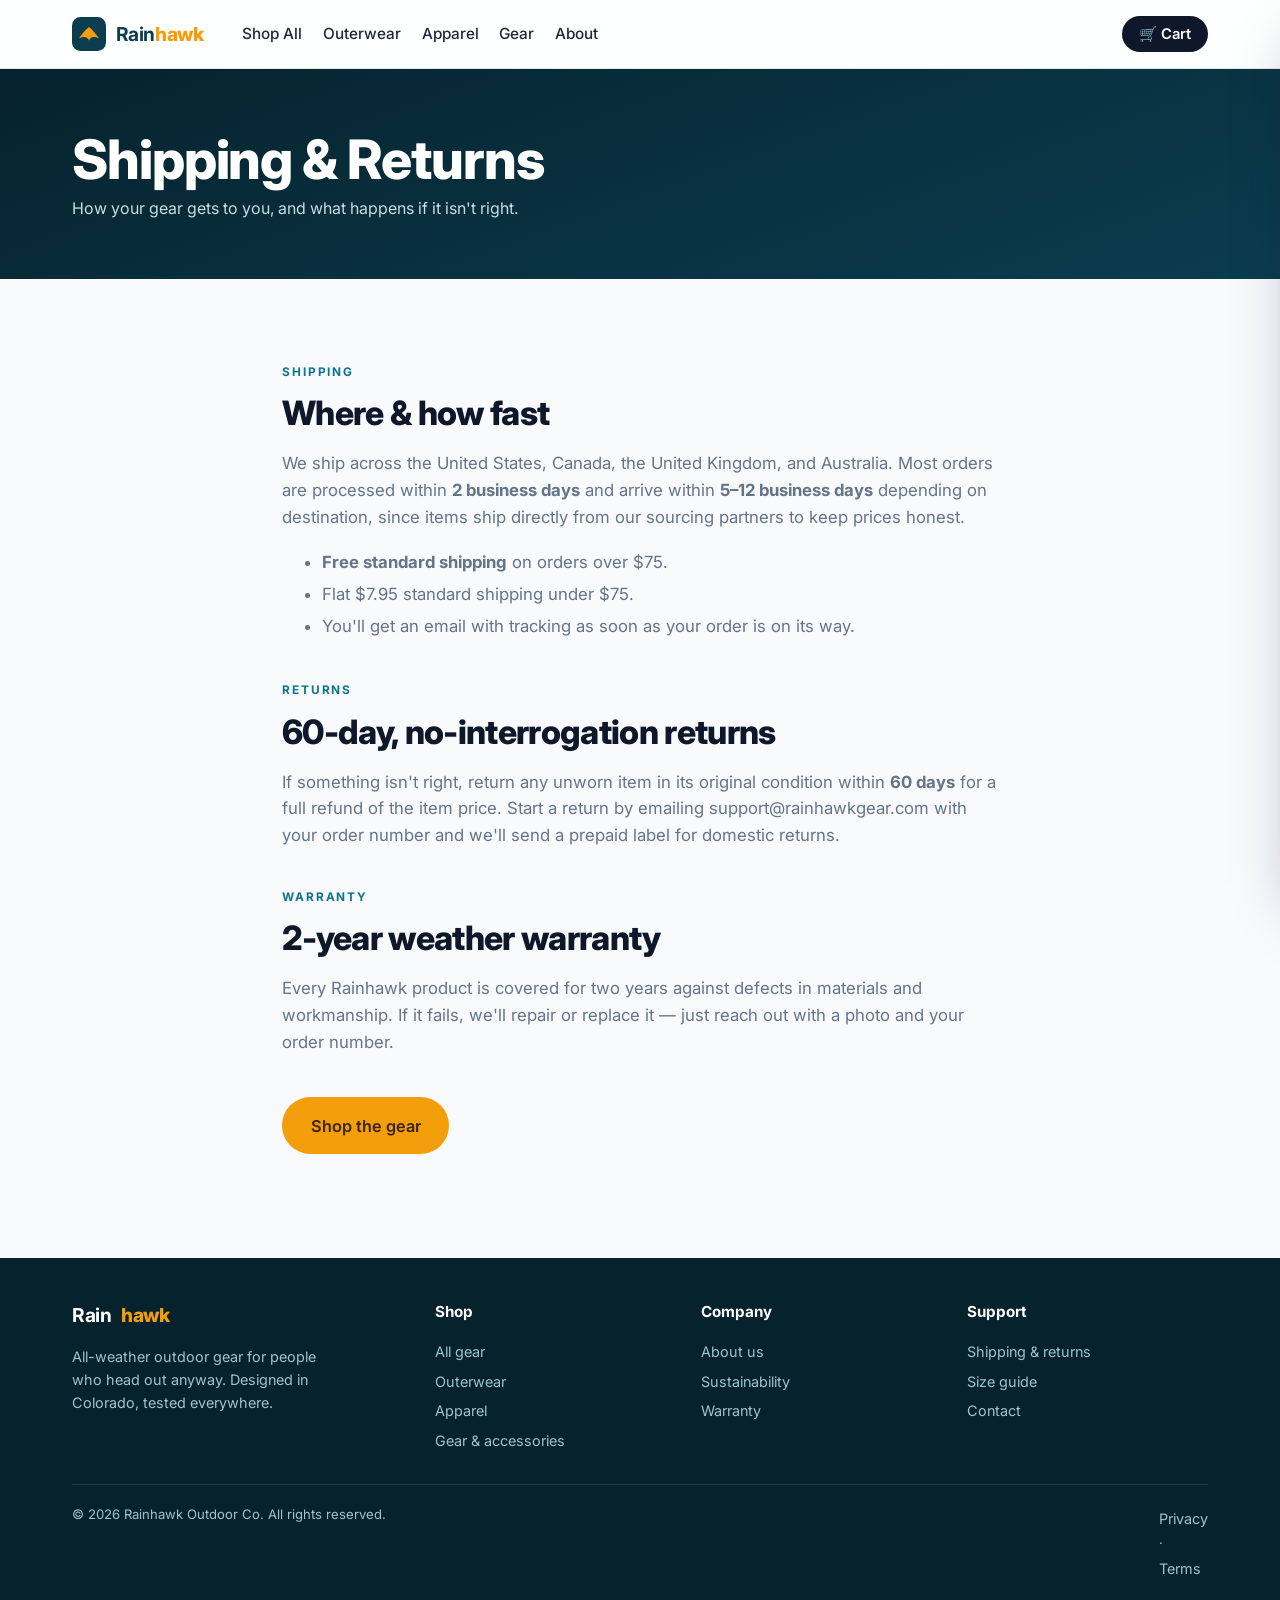
<file: shipping-returns.html>
<!DOCTYPE html>
<html lang="en">
<head>
  <meta charset="UTF-8" />
  <meta name="viewport" content="width=device-width, initial-scale=1.0" />
  <title>Shipping & Returns — Rainhawk</title>
  <meta name="description" content="Rainhawk shipping times, costs, free-shipping threshold, 60-day returns and 2-year warranty." />
  <link rel="preconnect" href="https://fonts.googleapis.com" />
  <link rel="preconnect" href="https://fonts.gstatic.com" crossorigin />
  <link href="https://fonts.googleapis.com/css2?family=Inter:wght@400;500;600;700;800&display=swap" rel="stylesheet" />
  <link rel="icon" href="assets/favicon.svg" type="image/svg+xml" />
  <link rel="stylesheet" href="css/styles.css" />
</head>
<body>
  <header class="site-header">
    <div class="wrap nav">
      <a class="brand" href="index.html">
        <svg class="logo" viewBox="0 0 48 48" fill="none" xmlns="http://www.w3.org/2000/svg">
          <rect width="48" height="48" rx="12" fill="#0b3d4f"/>
          <path d="M10 30 C18 18 22 16 24 14 C26 16 30 18 38 30 C30 27 27 28 24 33 C21 28 18 27 10 30 Z" fill="#f59e0b"/>
        </svg>
        <span><b>Rain</b><span class="x">hawk</span></span>
      </a>
      <button class="nav-toggle" data-nav-toggle aria-label="Toggle menu">☰</button>
      <nav class="nav-links">
        <a href="shop.html">Shop All</a>
        <a href="shop.html#Outerwear">Outerwear</a>
        <a href="shop.html#Apparel">Apparel</a>
        <a href="shop.html#Gear">Gear</a>
        <a href="about.html">About</a>
      </nav>
      <span class="nav-spacer"></span>
      <button class="cart-btn" data-open-cart aria-label="Open cart">
        🛒 Cart
        <span class="cart-count" data-cart-count style="display:none">0</span>
      </button>
    </div>
  </header>

  <div class="page-hero">
    <div class="wrap"><h1>Shipping & Returns</h1><p>How your gear gets to you, and what happens if it isn't right.</p></div>
  </div>

  <section>
    <div class="wrap" style="max-width:760px">
      <p class="eyebrow">Shipping</p>
      <h2>Where & how fast</h2>
      <p class="muted" style="font-size:1.05rem">We ship across the United States, Canada, the United Kingdom, and Australia. Most orders are processed within <strong>2 business days</strong> and arrive within <strong>5–12 business days</strong> depending on destination, since items ship directly from our sourcing partners to keep prices honest.</p>
      <ul class="muted" style="font-size:1.05rem;line-height:1.9">
        <li><strong>Free standard shipping</strong> on orders over $75.</li>
        <li>Flat $7.95 standard shipping under $75.</li>
        <li>You'll get an email with tracking as soon as your order is on its way.</li>
      </ul>

      <div style="margin-top:2.4rem">
        <p class="eyebrow">Returns</p>
        <h2>60-day, no-interrogation returns</h2>
        <p class="muted" style="font-size:1.05rem">If something isn't right, return any unworn item in its original condition within <strong>60 days</strong> for a full refund of the item price. Start a return by emailing <a href="mailto:support@rainhawkgear.com">support@rainhawkgear.com</a> with your order number and we'll send a prepaid label for domestic returns.</p>
      </div>

      <div style="margin-top:2.4rem">
        <p class="eyebrow">Warranty</p>
        <h2>2-year weather warranty</h2>
        <p class="muted" style="font-size:1.05rem">Every Rainhawk product is covered for two years against defects in materials and workmanship. If it fails, we'll repair or replace it — just reach out with a photo and your order number.</p>
      </div>

      <div style="margin-top:2.6rem"><a class="btn btn-accent btn-lg" href="shop.html">Shop the gear</a></div>
    </div>
  </section>

  <footer class="site-footer">
    <div class="wrap">
      <div class="cols">
        <div>
          <div class="brand"><b>Rain</b><span style="color:#f59e0b">hawk</span></div>
          <p style="max-width:30ch;font-size:.9rem">All-weather outdoor gear for people who head out anyway. Designed in Colorado, tested everywhere.</p>
        </div>
        <div><h4>Shop</h4><a href="shop.html">All gear</a><a href="shop.html#Outerwear">Outerwear</a><a href="shop.html#Apparel">Apparel</a><a href="shop.html#Gear">Gear & accessories</a></div>
        <div><h4>Company</h4><a href="about.html">About us</a><a href="about.html#sustainability">Sustainability</a><a href="about.html#warranty">Warranty</a></div>
        <div><h4>Support</h4><a href="shipping-returns.html">Shipping & returns</a><a href="size-guide.html">Size guide</a><a href="contact.html">Contact</a></div>
      </div>
      <div class="foot-bottom"><span>© 2026 Rainhawk Outdoor Co. All rights reserved.</span><span><a href="privacy.html">Privacy</a> · <a href="terms.html">Terms</a></span></div>
    </div>
  </footer>

  <script src="js/config.js"></script>
  <script src="js/products.js"></script>
  <script src="js/store.js"></script>
</body>
</html>
</file>
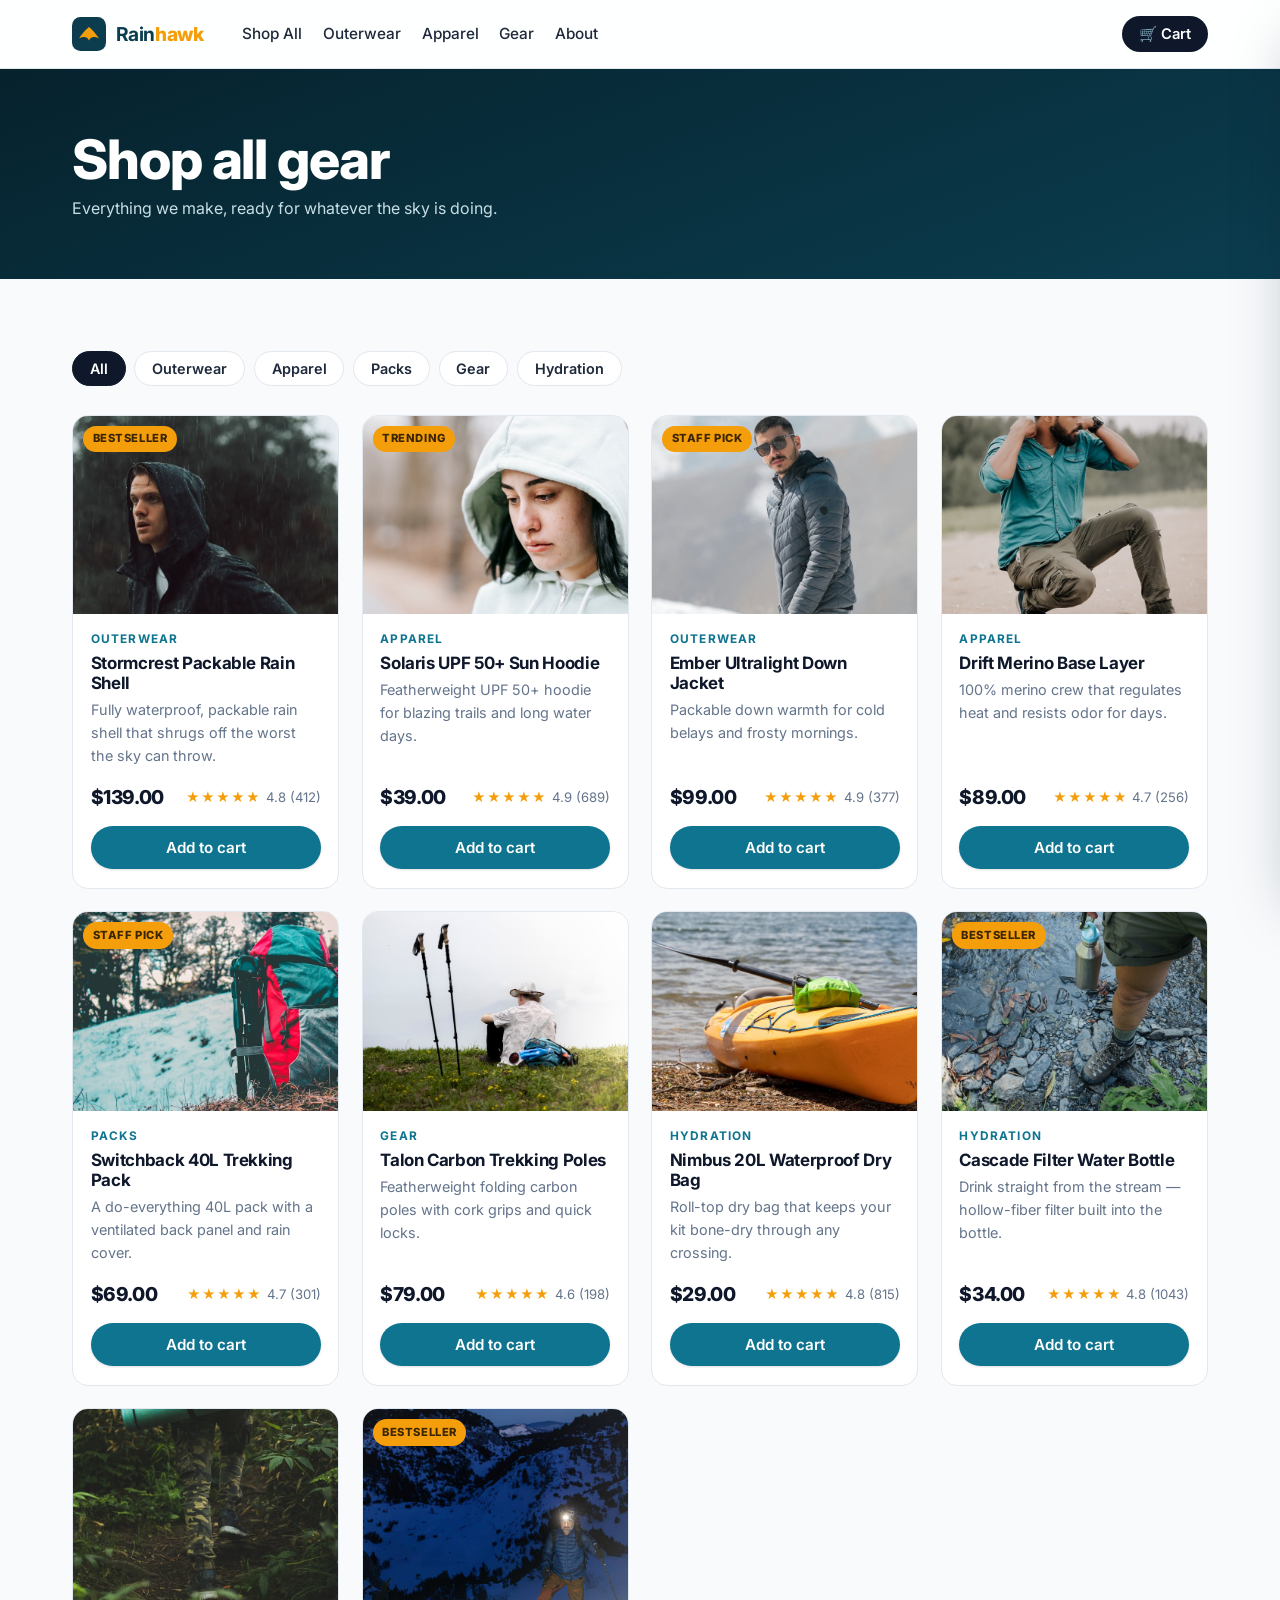
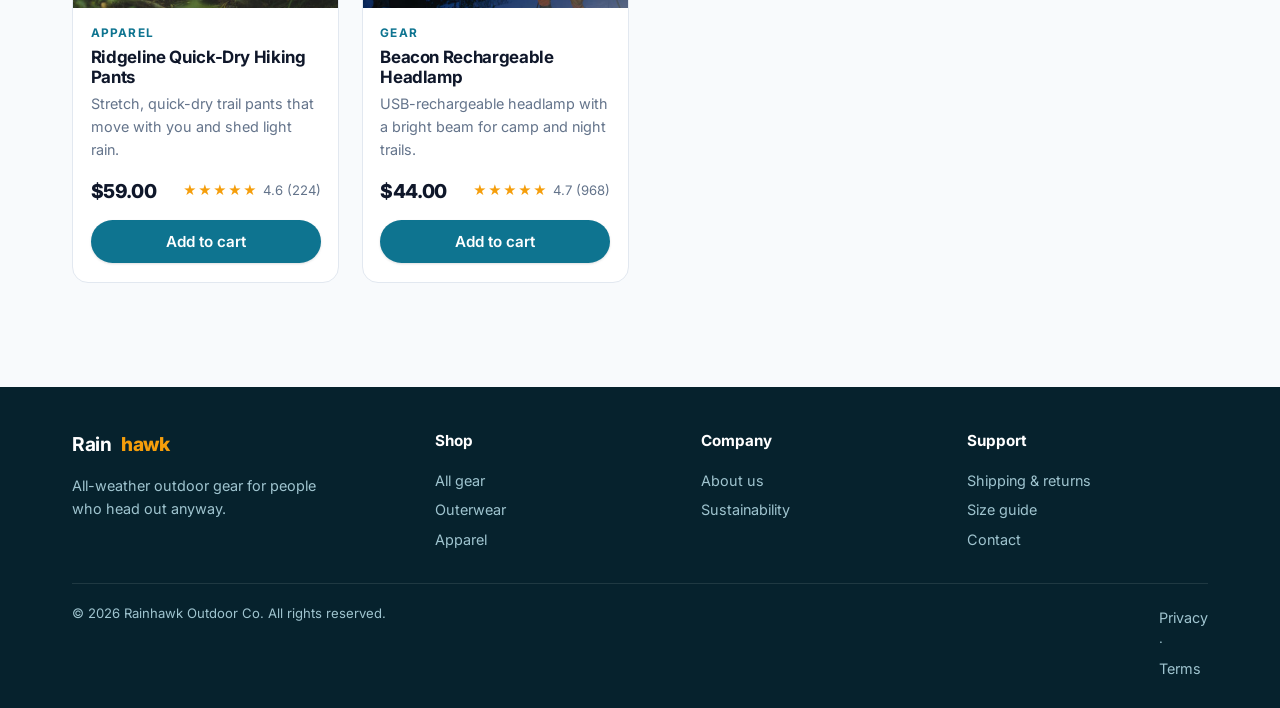
<file: shop.html>
<!DOCTYPE html>
<html lang="en">
<head>
  <meta charset="UTF-8" />
  <meta name="viewport" content="width=device-width, initial-scale=1.0" />
  <title>Shop All Gear — Rainhawk</title>
  <meta name="description" content="Browse every Rainhawk product — weatherproof shells, sun hoodies, packs, hydration and trail-tested accessories." />
  <link rel="preconnect" href="https://fonts.googleapis.com" />
  <link rel="preconnect" href="https://fonts.gstatic.com" crossorigin />
  <link href="https://fonts.googleapis.com/css2?family=Inter:wght@400;500;600;700;800&display=swap" rel="stylesheet" />
  <link rel="icon" href="assets/favicon.svg" type="image/svg+xml" />
  <link rel="stylesheet" href="css/styles.css" />
</head>
<body>
  <header class="site-header">
    <div class="wrap nav">
      <a class="brand" href="index.html">
        <svg class="logo" viewBox="0 0 48 48" fill="none" xmlns="http://www.w3.org/2000/svg">
          <rect width="48" height="48" rx="12" fill="#0b3d4f"/>
          <path d="M10 30 C18 18 22 16 24 14 C26 16 30 18 38 30 C30 27 27 28 24 33 C21 28 18 27 10 30 Z" fill="#f59e0b"/>
        </svg>
        <span><b>Rain</b><span class="x">hawk</span></span>
      </a>
      <button class="nav-toggle" data-nav-toggle aria-label="Toggle menu">☰</button>
      <nav class="nav-links">
        <a href="shop.html">Shop All</a>
        <a href="shop.html#Outerwear">Outerwear</a>
        <a href="shop.html#Apparel">Apparel</a>
        <a href="shop.html#Gear">Gear</a>
        <a href="about.html">About</a>
      </nav>
      <span class="nav-spacer"></span>
      <button class="cart-btn" data-open-cart aria-label="Open cart">
        🛒 Cart
        <span class="cart-count" data-cart-count style="display:none">0</span>
      </button>
    </div>
  </header>

  <div class="page-hero">
    <div class="wrap">
      <h1>Shop all gear</h1>
      <p>Everything we make, ready for whatever the sky is doing.</p>
    </div>
  </div>

  <section>
    <div class="wrap">
      <div class="filters" id="filters"></div>
      <div class="grid" id="shop-grid"></div>
    </div>
  </section>

  <footer class="site-footer">
    <div class="wrap">
      <div class="cols">
        <div>
          <div class="brand"><b>Rain</b><span style="color:#f59e0b">hawk</span></div>
          <p style="max-width:30ch;font-size:.9rem">All-weather outdoor gear for people who head out anyway.</p>
        </div>
        <div><h4>Shop</h4><a href="shop.html">All gear</a><a href="shop.html#Outerwear">Outerwear</a><a href="shop.html#Apparel">Apparel</a></div>
        <div><h4>Company</h4><a href="about.html">About us</a><a href="about.html#sustainability">Sustainability</a></div>
        <div><h4>Support</h4><a href="shipping-returns.html">Shipping & returns</a><a href="size-guide.html">Size guide</a><a href="contact.html">Contact</a></div>
      </div>
      <div class="foot-bottom">
        <span>© 2026 Rainhawk Outdoor Co. All rights reserved.</span>
        <span><a href="privacy.html">Privacy</a> · <a href="terms.html">Terms</a></span>
      </div>
    </div>
  </footer>

  <script src="js/config.js"></script>
  <script src="js/products.js"></script>
  <script src="js/store.js"></script>
  <script src="js/ui.js"></script>
  <script src="js/shop.js"></script>
</body>
</html>
</file>
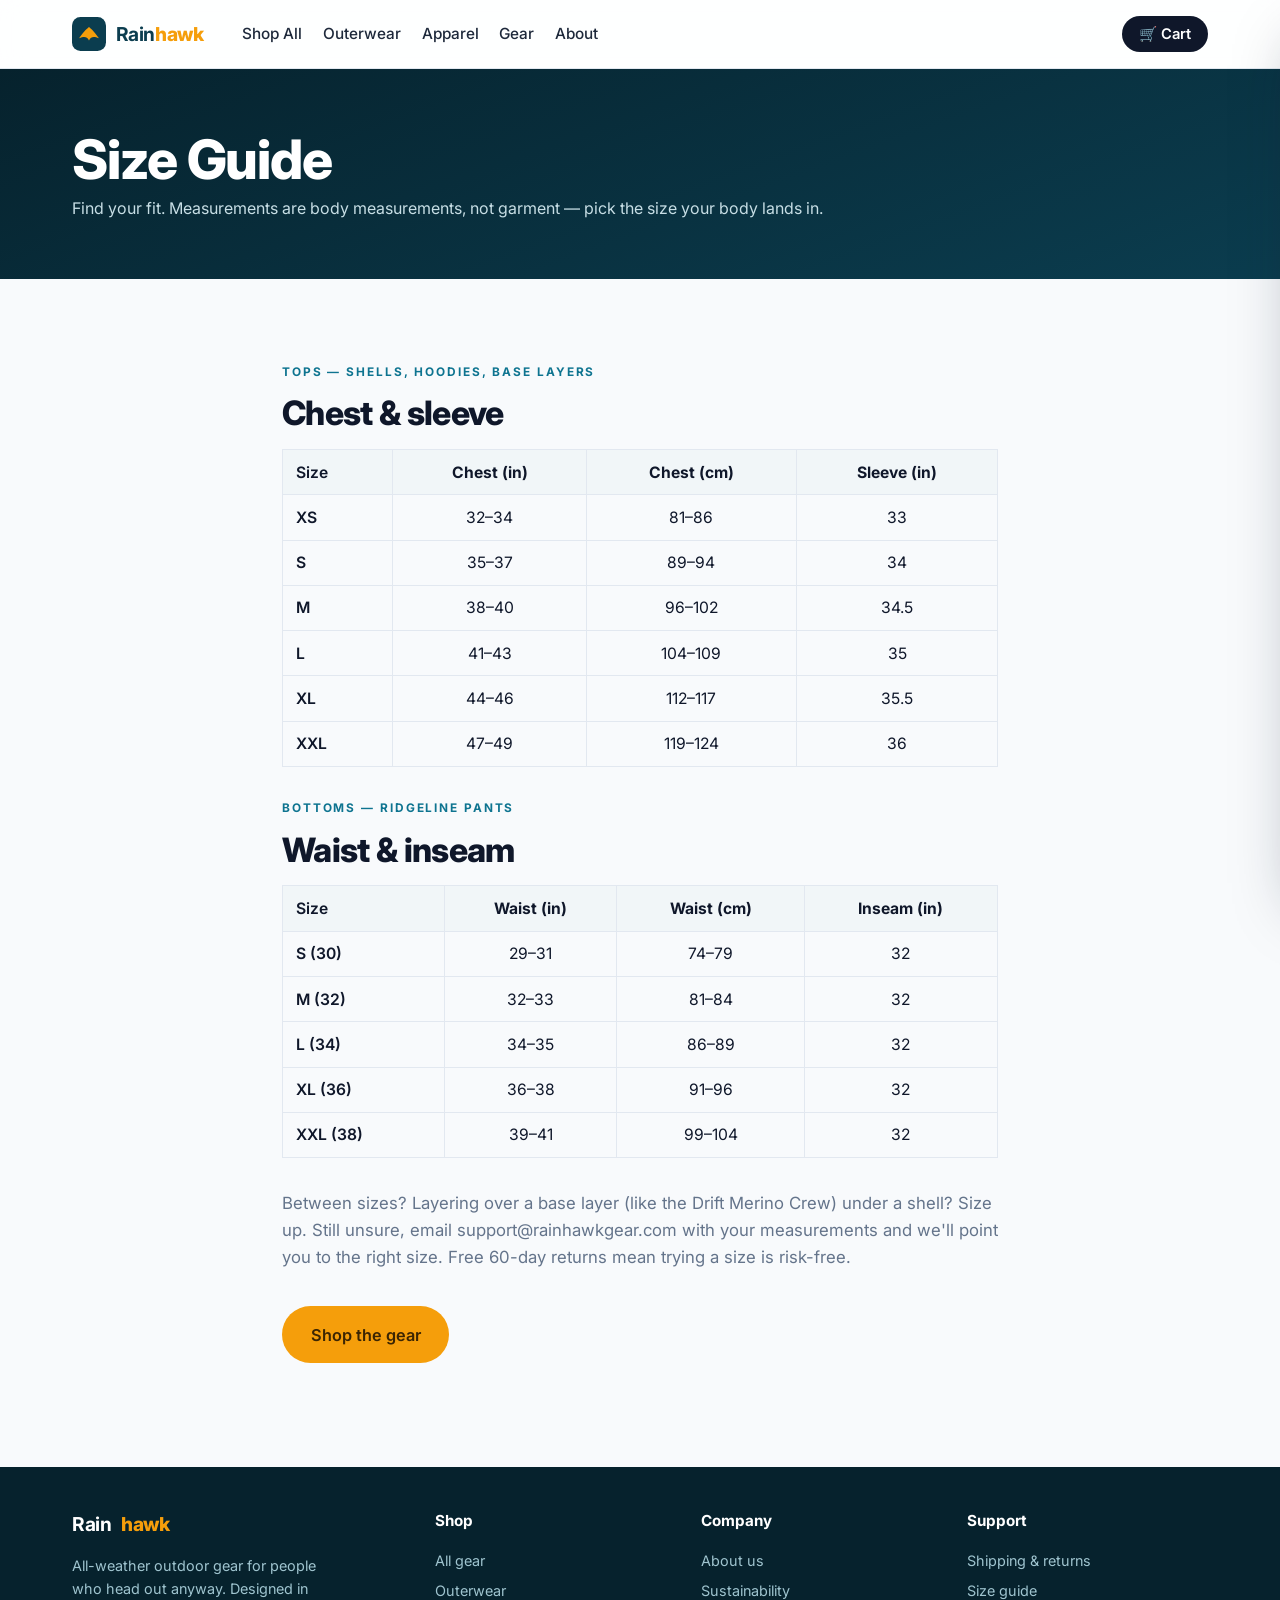
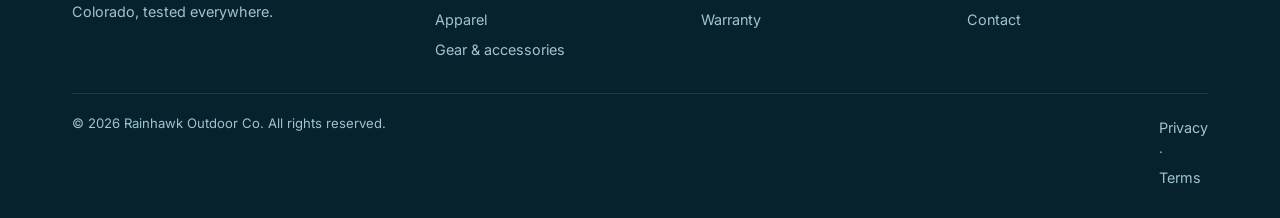
<file: size-guide.html>
<!DOCTYPE html>
<html lang="en">
<head>
  <meta charset="UTF-8" />
  <meta name="viewport" content="width=device-width, initial-scale=1.0" />
  <title>Size Guide — Rainhawk</title>
  <meta name="description" content="Rainhawk apparel sizing — chest, waist, and sleeve measurements for shells, hoodies, base layers and pants." />
  <link rel="preconnect" href="https://fonts.googleapis.com" />
  <link rel="preconnect" href="https://fonts.gstatic.com" crossorigin />
  <link href="https://fonts.googleapis.com/css2?family=Inter:wght@400;500;600;700;800&display=swap" rel="stylesheet" />
  <link rel="icon" href="assets/favicon.svg" type="image/svg+xml" />
  <link rel="stylesheet" href="css/styles.css" />
  <style>
    .size-table { width:100%; border-collapse:collapse; margin:1rem 0 2rem; font-size:.98rem; }
    .size-table th, .size-table td { border:1px solid var(--line); padding:.6rem .8rem; text-align:center; }
    .size-table th { background:#f1f6f8; }
    .size-table td:first-child, .size-table th:first-child { text-align:left; font-weight:600; }
  </style>
</head>
<body>
  <header class="site-header">
    <div class="wrap nav">
      <a class="brand" href="index.html">
        <svg class="logo" viewBox="0 0 48 48" fill="none" xmlns="http://www.w3.org/2000/svg">
          <rect width="48" height="48" rx="12" fill="#0b3d4f"/>
          <path d="M10 30 C18 18 22 16 24 14 C26 16 30 18 38 30 C30 27 27 28 24 33 C21 28 18 27 10 30 Z" fill="#f59e0b"/>
        </svg>
        <span><b>Rain</b><span class="x">hawk</span></span>
      </a>
      <button class="nav-toggle" data-nav-toggle aria-label="Toggle menu">☰</button>
      <nav class="nav-links">
        <a href="shop.html">Shop All</a>
        <a href="shop.html#Outerwear">Outerwear</a>
        <a href="shop.html#Apparel">Apparel</a>
        <a href="shop.html#Gear">Gear</a>
        <a href="about.html">About</a>
      </nav>
      <span class="nav-spacer"></span>
      <button class="cart-btn" data-open-cart aria-label="Open cart">
        🛒 Cart
        <span class="cart-count" data-cart-count style="display:none">0</span>
      </button>
    </div>
  </header>

  <div class="page-hero">
    <div class="wrap"><h1>Size Guide</h1><p>Find your fit. Measurements are body measurements, not garment — pick the size your body lands in.</p></div>
  </div>

  <section>
    <div class="wrap" style="max-width:760px">
      <p class="eyebrow">Tops — shells, hoodies, base layers</p>
      <h2>Chest & sleeve</h2>
      <table class="size-table">
        <thead><tr><th>Size</th><th>Chest (in)</th><th>Chest (cm)</th><th>Sleeve (in)</th></tr></thead>
        <tbody>
          <tr><td>XS</td><td>32–34</td><td>81–86</td><td>33</td></tr>
          <tr><td>S</td><td>35–37</td><td>89–94</td><td>34</td></tr>
          <tr><td>M</td><td>38–40</td><td>96–102</td><td>34.5</td></tr>
          <tr><td>L</td><td>41–43</td><td>104–109</td><td>35</td></tr>
          <tr><td>XL</td><td>44–46</td><td>112–117</td><td>35.5</td></tr>
          <tr><td>XXL</td><td>47–49</td><td>119–124</td><td>36</td></tr>
        </tbody>
      </table>

      <p class="eyebrow">Bottoms — Ridgeline pants</p>
      <h2>Waist & inseam</h2>
      <table class="size-table">
        <thead><tr><th>Size</th><th>Waist (in)</th><th>Waist (cm)</th><th>Inseam (in)</th></tr></thead>
        <tbody>
          <tr><td>S (30)</td><td>29–31</td><td>74–79</td><td>32</td></tr>
          <tr><td>M (32)</td><td>32–33</td><td>81–84</td><td>32</td></tr>
          <tr><td>L (34)</td><td>34–35</td><td>86–89</td><td>32</td></tr>
          <tr><td>XL (36)</td><td>36–38</td><td>91–96</td><td>32</td></tr>
          <tr><td>XXL (38)</td><td>39–41</td><td>99–104</td><td>32</td></tr>
        </tbody>
      </table>

      <p class="muted" style="font-size:1.05rem">Between sizes? Layering over a base layer (like the Drift Merino Crew) under a shell? Size up. Still unsure, email <a href="mailto:support@rainhawkgear.com">support@rainhawkgear.com</a> with your measurements and we'll point you to the right size. Free 60-day returns mean trying a size is risk-free.</p>

      <div style="margin-top:2.2rem"><a class="btn btn-accent btn-lg" href="shop.html">Shop the gear</a></div>
    </div>
  </section>

  <footer class="site-footer">
    <div class="wrap">
      <div class="cols">
        <div>
          <div class="brand"><b>Rain</b><span style="color:#f59e0b">hawk</span></div>
          <p style="max-width:30ch;font-size:.9rem">All-weather outdoor gear for people who head out anyway. Designed in Colorado, tested everywhere.</p>
        </div>
        <div><h4>Shop</h4><a href="shop.html">All gear</a><a href="shop.html#Outerwear">Outerwear</a><a href="shop.html#Apparel">Apparel</a><a href="shop.html#Gear">Gear & accessories</a></div>
        <div><h4>Company</h4><a href="about.html">About us</a><a href="about.html#sustainability">Sustainability</a><a href="about.html#warranty">Warranty</a></div>
        <div><h4>Support</h4><a href="shipping-returns.html">Shipping & returns</a><a href="size-guide.html">Size guide</a><a href="contact.html">Contact</a></div>
      </div>
      <div class="foot-bottom"><span>© 2026 Rainhawk Outdoor Co. All rights reserved.</span><span><a href="privacy.html">Privacy</a> · <a href="terms.html">Terms</a></span></div>
    </div>
  </footer>

  <script src="js/config.js"></script>
  <script src="js/products.js"></script>
  <script src="js/store.js"></script>
</body>
</html>
</file>
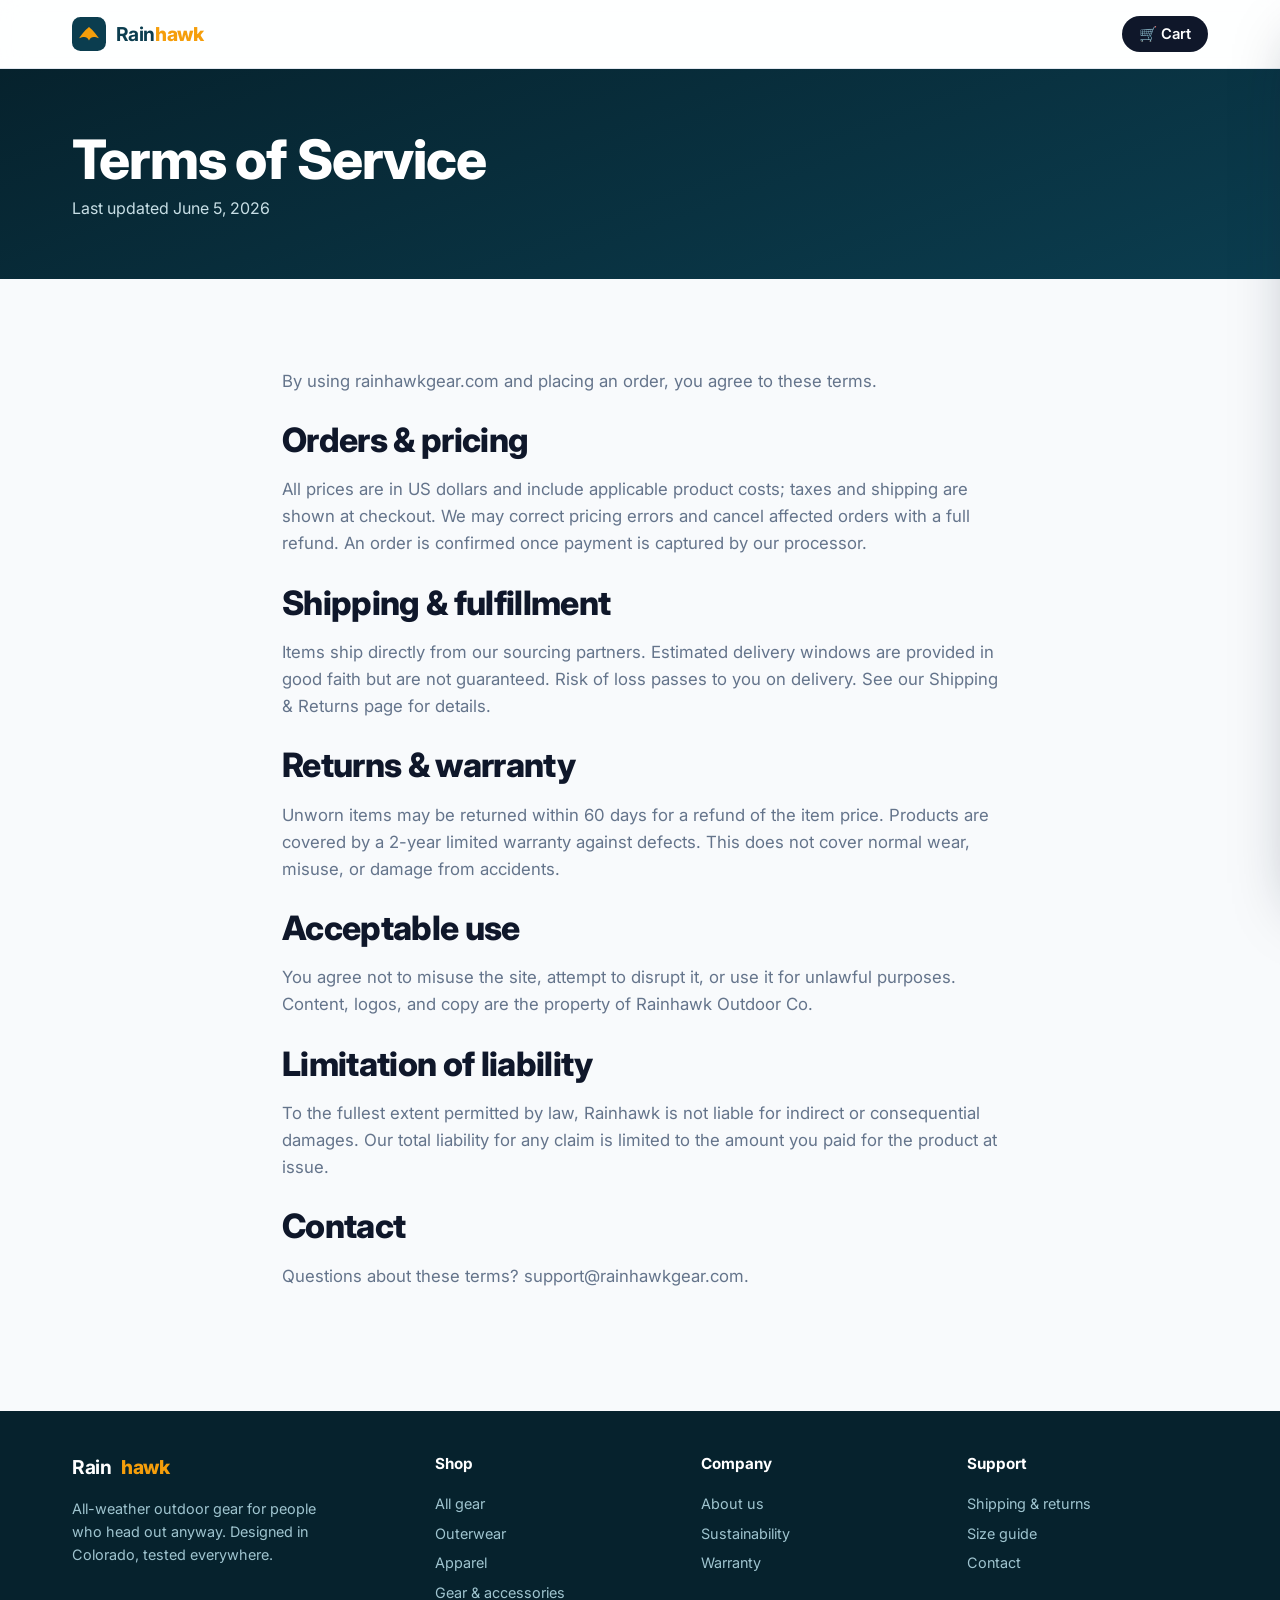
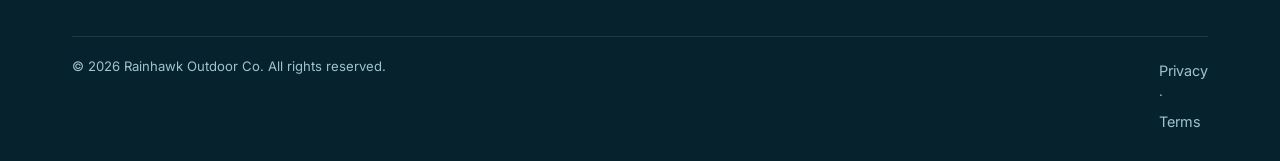
<file: terms.html>
<!DOCTYPE html>
<html lang="en">
<head>
  <meta charset="UTF-8" />
  <meta name="viewport" content="width=device-width, initial-scale=1.0" />
  <title>Terms of Service — Rainhawk</title>
  <meta name="description" content="The terms governing purchases from and use of the Rainhawk store." />
  <link rel="preconnect" href="https://fonts.googleapis.com" />
  <link rel="preconnect" href="https://fonts.gstatic.com" crossorigin />
  <link href="https://fonts.googleapis.com/css2?family=Inter:wght@400;500;600;700;800&display=swap" rel="stylesheet" />
  <link rel="icon" href="assets/favicon.svg" type="image/svg+xml" />
  <link rel="stylesheet" href="css/styles.css" />
</head>
<body>
  <header class="site-header">
    <div class="wrap nav">
      <a class="brand" href="index.html">
        <svg class="logo" viewBox="0 0 48 48" fill="none" xmlns="http://www.w3.org/2000/svg">
          <rect width="48" height="48" rx="12" fill="#0b3d4f"/>
          <path d="M10 30 C18 18 22 16 24 14 C26 16 30 18 38 30 C30 27 27 28 24 33 C21 28 18 27 10 30 Z" fill="#f59e0b"/>
        </svg>
        <span><b>Rain</b><span class="x">hawk</span></span>
      </a>
      <span class="nav-spacer"></span>
      <button class="cart-btn" data-open-cart aria-label="Open cart">🛒 Cart <span class="cart-count" data-cart-count style="display:none">0</span></button>
    </div>
  </header>

  <div class="page-hero"><div class="wrap"><h1>Terms of Service</h1><p>Last updated June 5, 2026</p></div></div>

  <section>
    <div class="wrap" style="max-width:760px">
      <p class="muted" style="font-size:1.05rem">By using rainhawkgear.com and placing an order, you agree to these terms.</p>

      <h2 style="margin-top:1.6rem">Orders & pricing</h2>
      <p class="muted" style="font-size:1.05rem">All prices are in US dollars and include applicable product costs; taxes and shipping are shown at checkout. We may correct pricing errors and cancel affected orders with a full refund. An order is confirmed once payment is captured by our processor.</p>

      <h2 style="margin-top:1.6rem">Shipping & fulfillment</h2>
      <p class="muted" style="font-size:1.05rem">Items ship directly from our sourcing partners. Estimated delivery windows are provided in good faith but are not guaranteed. Risk of loss passes to you on delivery. See our <a href="shipping-returns.html">Shipping &amp; Returns</a> page for details.</p>

      <h2 style="margin-top:1.6rem">Returns & warranty</h2>
      <p class="muted" style="font-size:1.05rem">Unworn items may be returned within 60 days for a refund of the item price. Products are covered by a 2-year limited warranty against defects. This does not cover normal wear, misuse, or damage from accidents.</p>

      <h2 style="margin-top:1.6rem">Acceptable use</h2>
      <p class="muted" style="font-size:1.05rem">You agree not to misuse the site, attempt to disrupt it, or use it for unlawful purposes. Content, logos, and copy are the property of Rainhawk Outdoor Co.</p>

      <h2 style="margin-top:1.6rem">Limitation of liability</h2>
      <p class="muted" style="font-size:1.05rem">To the fullest extent permitted by law, Rainhawk is not liable for indirect or consequential damages. Our total liability for any claim is limited to the amount you paid for the product at issue.</p>

      <h2 style="margin-top:1.6rem">Contact</h2>
      <p class="muted" style="font-size:1.05rem">Questions about these terms? <a href="mailto:support@rainhawkgear.com">support@rainhawkgear.com</a>.</p>
    </div>
  </section>

  <footer class="site-footer">
    <div class="wrap">
      <div class="cols">
        <div>
          <div class="brand"><b>Rain</b><span style="color:#f59e0b">hawk</span></div>
          <p style="max-width:30ch;font-size:.9rem">All-weather outdoor gear for people who head out anyway. Designed in Colorado, tested everywhere.</p>
        </div>
        <div><h4>Shop</h4><a href="shop.html">All gear</a><a href="shop.html#Outerwear">Outerwear</a><a href="shop.html#Apparel">Apparel</a><a href="shop.html#Gear">Gear & accessories</a></div>
        <div><h4>Company</h4><a href="about.html">About us</a><a href="about.html#sustainability">Sustainability</a><a href="about.html#warranty">Warranty</a></div>
        <div><h4>Support</h4><a href="shipping-returns.html">Shipping & returns</a><a href="size-guide.html">Size guide</a><a href="contact.html">Contact</a></div>
      </div>
      <div class="foot-bottom"><span>© 2026 Rainhawk Outdoor Co. All rights reserved.</span><span><a href="privacy.html">Privacy</a> · <a href="terms.html">Terms</a></span></div>
    </div>
  </footer>

  <script src="js/config.js"></script>
  <script src="js/products.js"></script>
  <script src="js/store.js"></script>
</body>
</html>
</file>
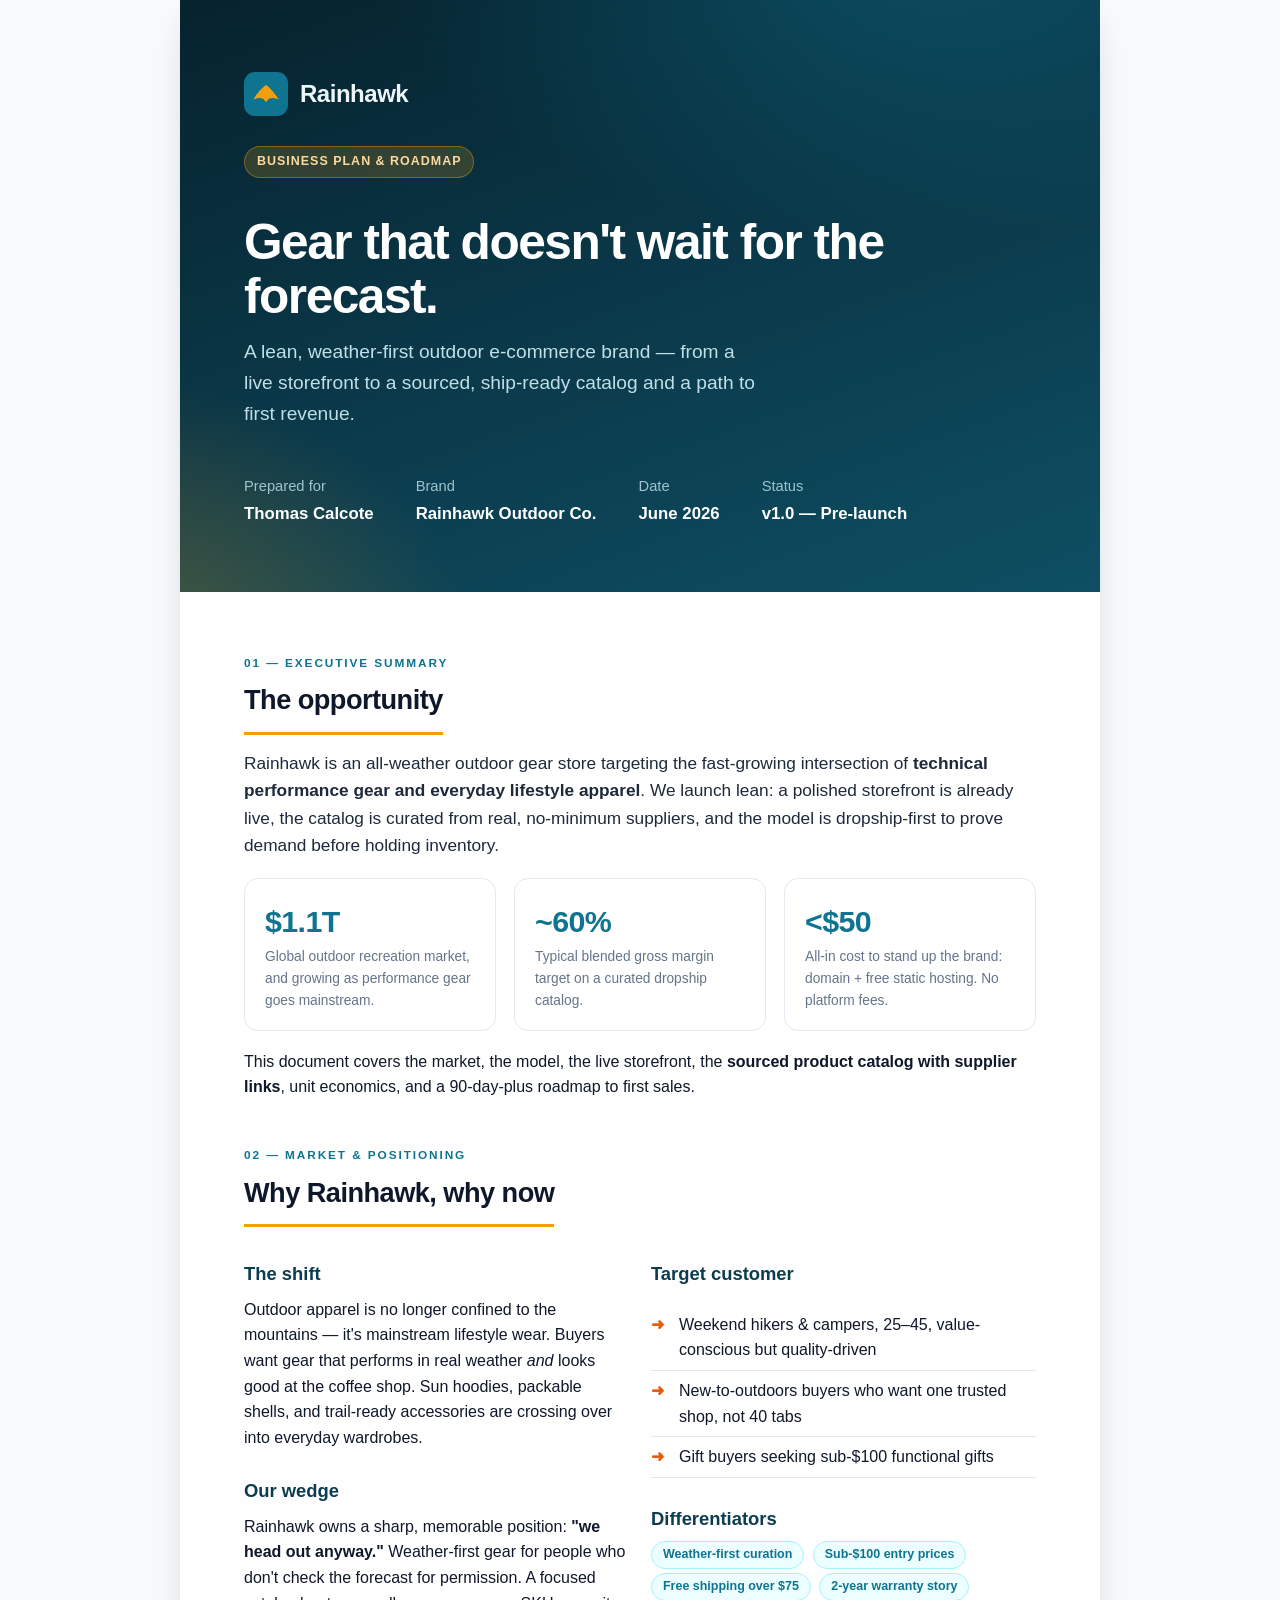
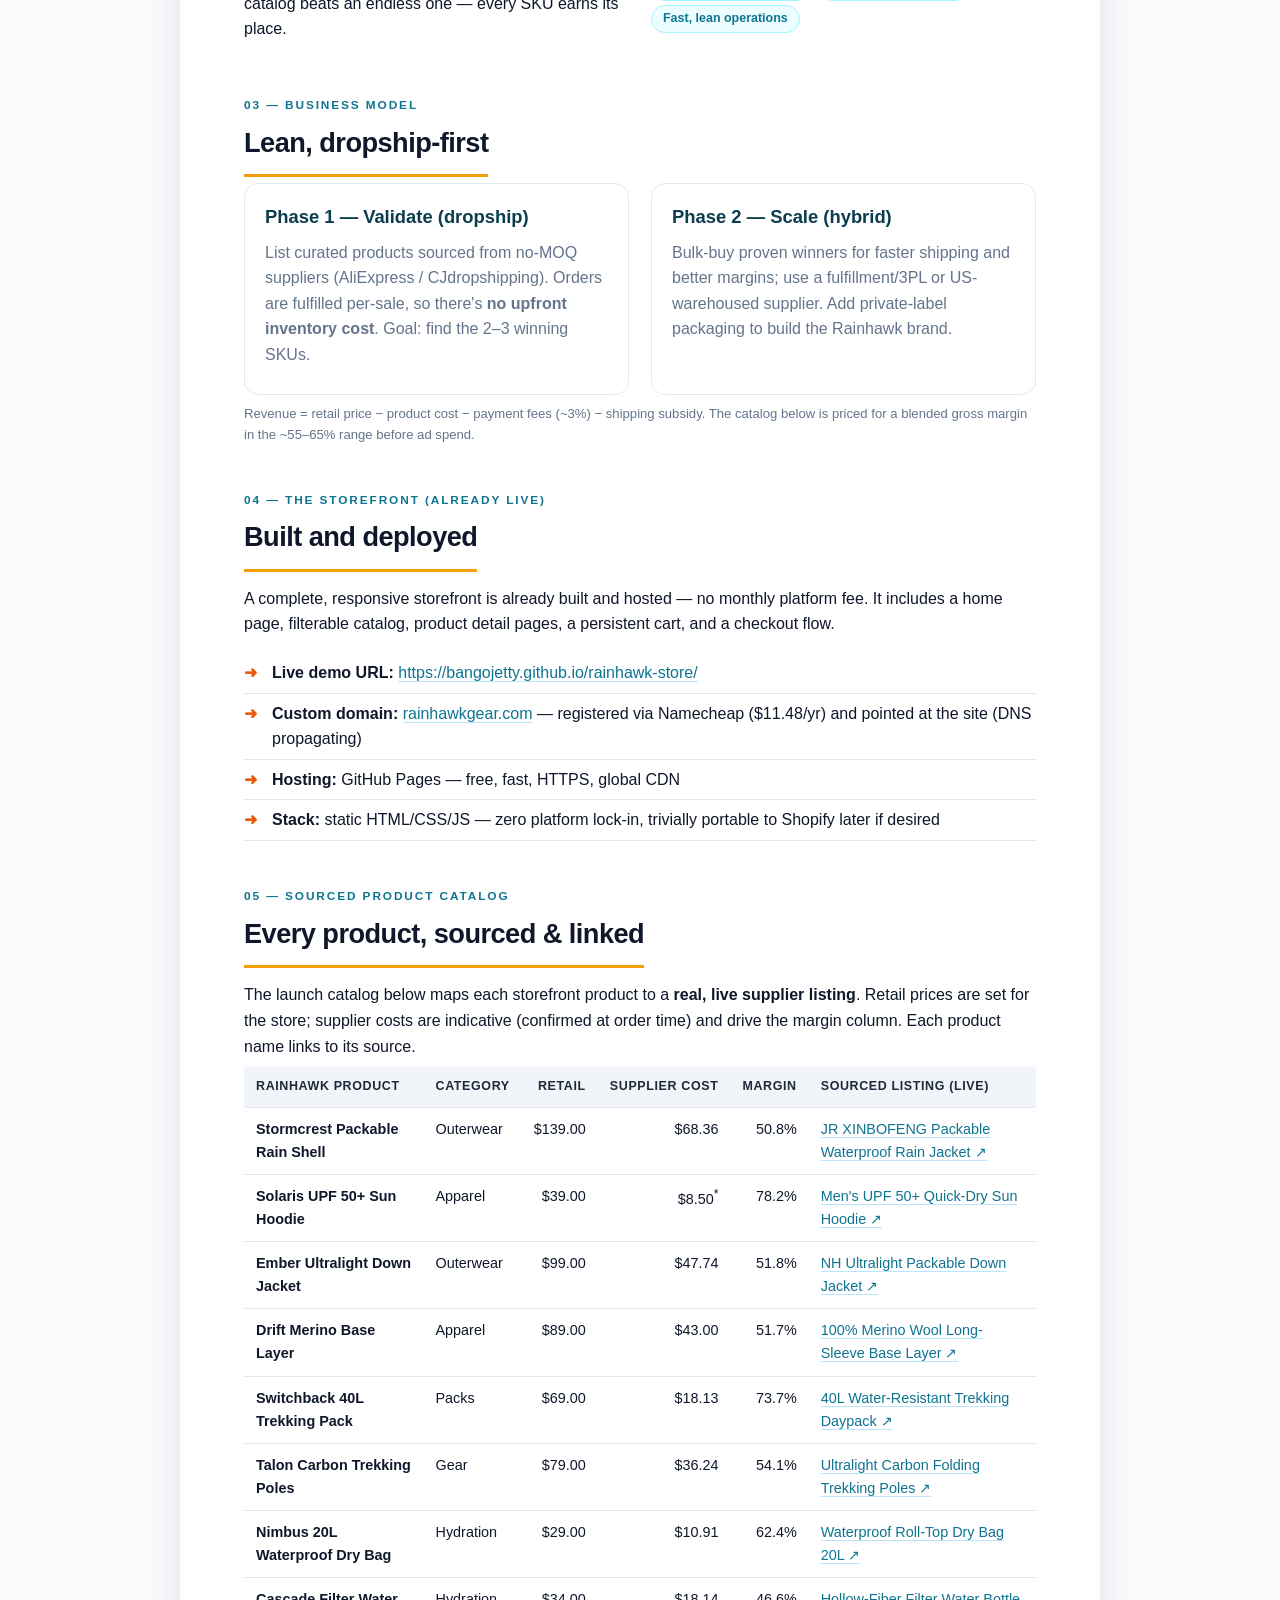
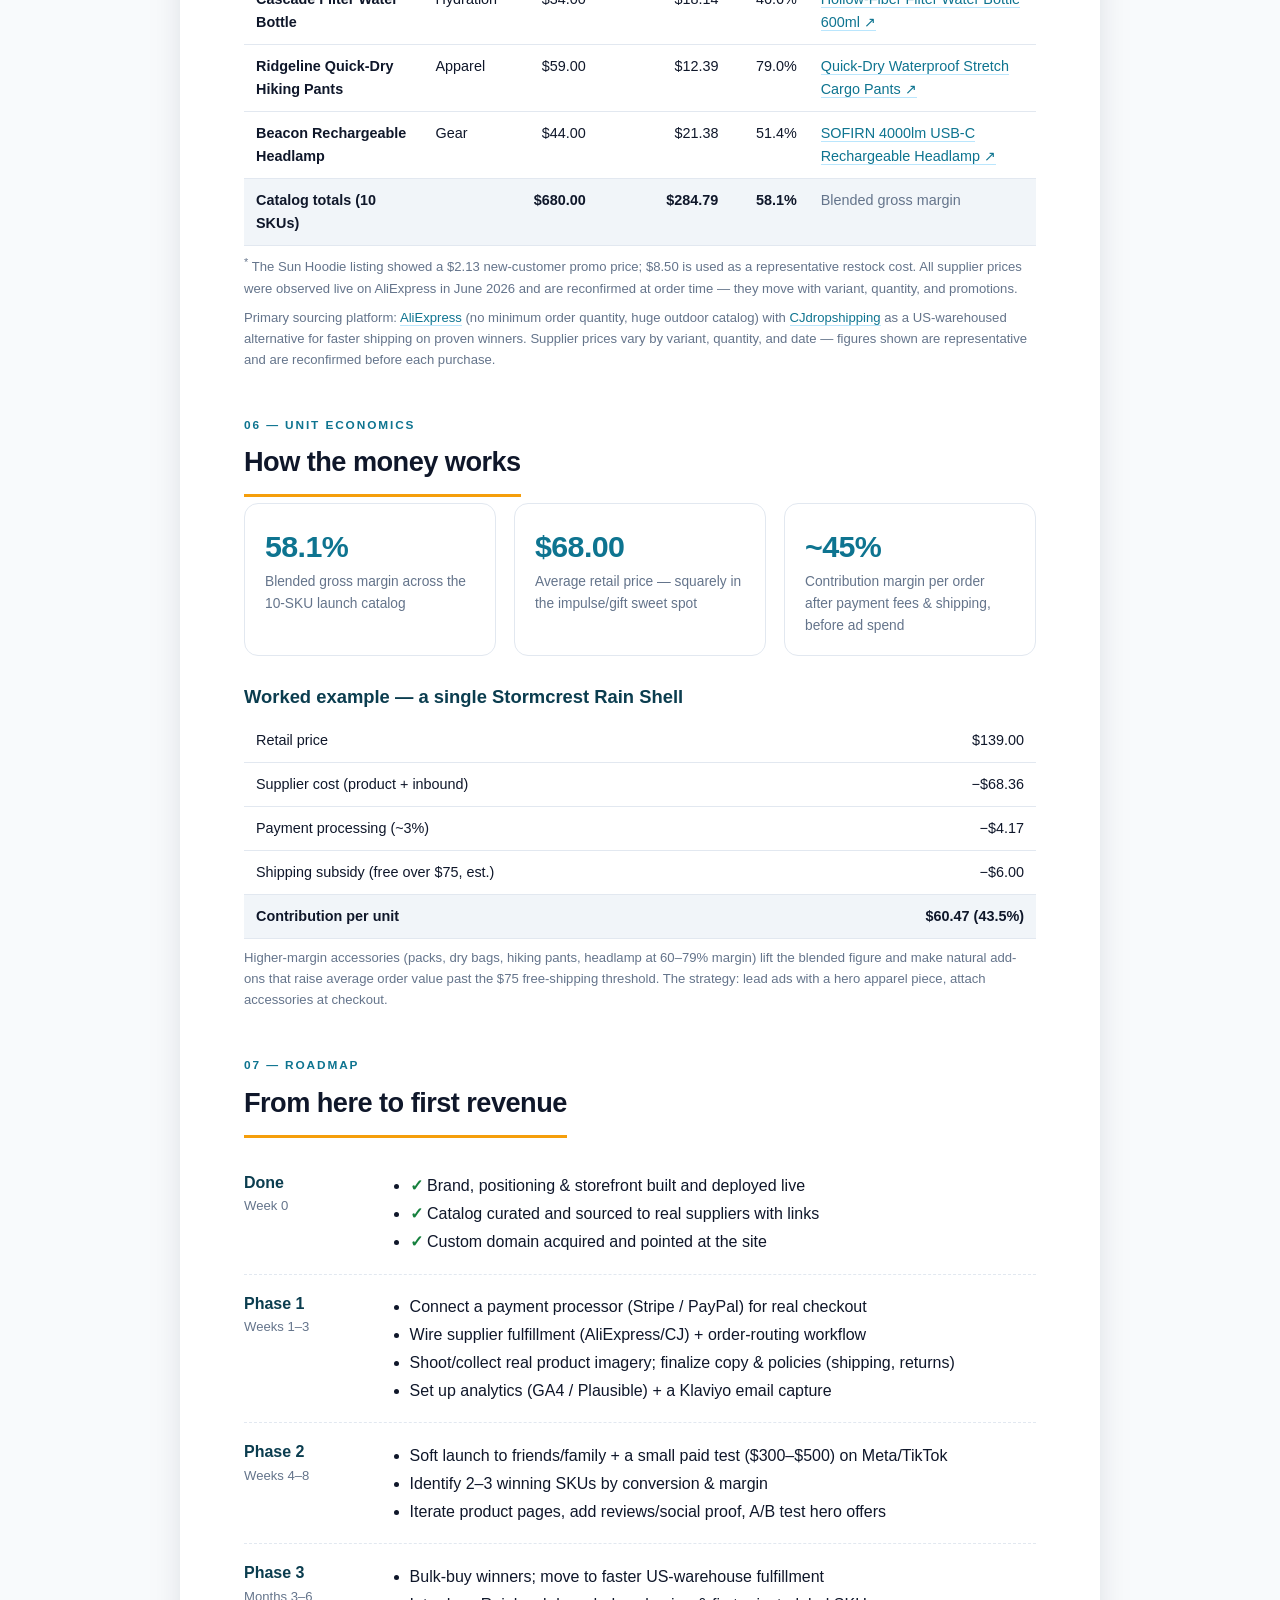
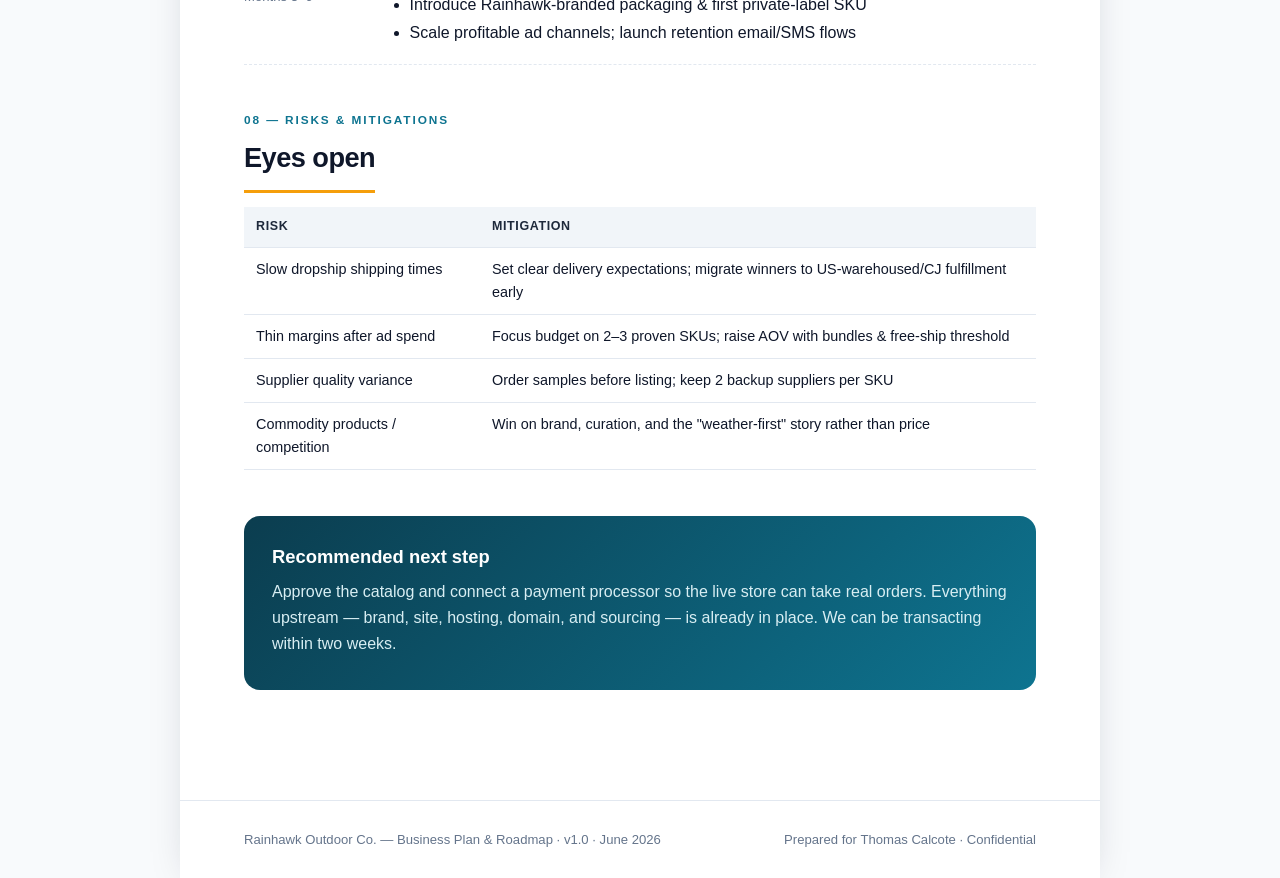
<file: proposal/rainhawk-business-plan.html>
<!DOCTYPE html>
<html lang="en">
<head>
<meta charset="UTF-8" />
<meta name="viewport" content="width=device-width, initial-scale=1.0" />
<title>Rainhawk — Business Plan & Roadmap Proposal</title>
<style>
  :root{
    --brand:#0b3d4f; --brand2:#0e7490; --accent:#f59e0b; --accent2:#ea580c;
    --ink:#0f172a; --slate:#1e293b; --muted:#64748b; --line:#e2e8f0; --bg:#f8fafc; --ok:#15803d;
  }
  *{box-sizing:border-box}
  body{margin:0;font-family:-apple-system,"Segoe UI",Roboto,Helvetica,Arial,sans-serif;color:var(--ink);background:var(--bg);line-height:1.6;-webkit-print-color-adjust:exact;print-color-adjust:exact}
  .doc{max-width:920px;margin:0 auto;background:#fff;box-shadow:0 10px 40px -16px rgba(15,23,42,.25)}
  /* Cover */
  .cover{background:radial-gradient(900px 500px at 80% -10%,rgba(14,116,144,.45),transparent 60%),radial-gradient(700px 500px at -10% 110%,rgba(245,158,11,.3),transparent 55%),linear-gradient(160deg,#06222d,#0b3d4f 60%,#0e4f63);color:#eef6f8;padding:72px 64px 64px}
  .cover .logo{display:flex;align-items:center;gap:12px;font-weight:800;font-size:1.5rem;letter-spacing:-.02em}
  .cover .logo .mark{width:44px;height:44px}
  .cover h1{font-size:3.1rem;line-height:1.08;letter-spacing:-.03em;margin:38px 0 14px;color:#fff}
  .cover .sub{font-size:1.2rem;color:#bfe0e8;max-width:48ch}
  .cover .meta{margin-top:46px;display:flex;gap:42px;flex-wrap:wrap;font-size:.92rem;color:#9fc4cf}
  .cover .meta b{display:block;color:#fff;font-size:1.05rem;font-weight:700;margin-top:2px}
  .tag{display:inline-block;background:rgba(245,158,11,.18);color:#fcd9a0;border:1px solid rgba(245,158,11,.4);padding:5px 12px;border-radius:999px;font-size:.78rem;font-weight:700;letter-spacing:.08em;text-transform:uppercase}
  /* Body */
  .body{padding:56px 64px 64px}
  section{margin-bottom:46px}
  h2{font-size:1.7rem;letter-spacing:-.02em;margin:0 0 6px;padding-bottom:10px;border-bottom:3px solid var(--accent);display:inline-block}
  h3{font-size:1.15rem;margin:26px 0 6px;color:var(--brand)}
  .eyebrow{text-transform:uppercase;letter-spacing:.16em;font-size:.74rem;font-weight:800;color:var(--brand2)}
  p{margin:.5em 0}
  .lead{font-size:1.08rem;color:var(--slate)}
  .muted{color:var(--muted)}
  .grid2{display:grid;grid-template-columns:1fr 1fr;gap:22px}
  .grid3{display:grid;grid-template-columns:repeat(3,1fr);gap:18px}
  .card{border:1px solid var(--line);border-radius:14px;padding:18px 20px;background:#fff}
  .card .n{font-size:1.9rem;font-weight:800;letter-spacing:-.02em;color:var(--brand2)}
  .card .l{font-size:.86rem;color:var(--muted)}
  .pill{display:inline-block;background:#ecfeff;color:#0e7490;border:1px solid #a5f3fc;border-radius:999px;padding:3px 11px;font-size:.78rem;font-weight:700;margin:2px 4px 2px 0}
  table{width:100%;border-collapse:collapse;font-size:.9rem;margin-top:8px}
  th,td{text-align:left;padding:10px 12px;border-bottom:1px solid var(--line);vertical-align:top}
  th{background:#f1f5f9;font-size:.78rem;text-transform:uppercase;letter-spacing:.05em;color:var(--slate)}
  td.num,th.num{text-align:right;white-space:nowrap}
  tr:hover td{background:#fafcfd}
  a{color:var(--brand2);text-decoration:none;border-bottom:1px solid #bae6fd}
  a:hover{color:var(--accent2)}
  .roadmap{position:relative;margin-top:10px}
  .phase{display:grid;grid-template-columns:130px 1fr;gap:18px;padding:16px 0;border-bottom:1px dashed var(--line)}
  .phase .when{font-weight:800;color:var(--brand)}
  .phase .when span{display:block;font-weight:500;color:var(--muted);font-size:.82rem}
  .phase ul{margin:.2em 0;padding-left:1.1em}
  .phase li{margin:.15em 0}
  .callout{background:linear-gradient(135deg,var(--brand),var(--brand2));color:#fff;border-radius:16px;padding:26px 28px}
  .callout h3{color:#fff;margin-top:0}
  .callout p{color:#d8eef3}
  .check{color:var(--ok);font-weight:800}
  .foot{padding:28px 64px;border-top:1px solid var(--line);color:var(--muted);font-size:.82rem;display:flex;justify-content:space-between;flex-wrap:wrap;gap:8px}
  .src-note{font-size:.82rem;color:var(--muted);margin-top:8px}
  ul.clean{list-style:none;padding-left:0}
  ul.clean li{padding:7px 0 7px 28px;position:relative;border-bottom:1px solid var(--line)}
  ul.clean li::before{content:"➜";position:absolute;left:0;color:var(--accent2);font-weight:800}
  @media print{ body{background:#fff} .doc{box-shadow:none;max-width:none} .cover{padding:54px} .body{padding:40px 48px} section{break-inside:avoid} table{break-inside:auto} tr{break-inside:avoid} }
  @media (max-width:680px){ .cover,.body{padding:34px 26px} .cover h1{font-size:2.2rem} .grid2,.grid3{grid-template-columns:1fr} .phase{grid-template-columns:1fr} }
</style>
</head>
<body>
<div class="doc">

  <!-- COVER -->
  <div class="cover">
    <div class="logo">
      <svg class="mark" viewBox="0 0 48 48" xmlns="http://www.w3.org/2000/svg"><rect width="48" height="48" rx="12" fill="#0e7490"/><path d="M10 30 C18 18 22 16 24 14 C26 16 30 18 38 30 C30 27 27 28 24 33 C21 28 18 27 10 30 Z" fill="#f59e0b"/></svg>
      <span>Rainhawk</span>
    </div>
    <span class="tag" style="margin-top:30px">Business Plan &amp; Roadmap</span>
    <h1>Gear that doesn't wait for the forecast.</h1>
    <p class="sub">A lean, weather-first outdoor e-commerce brand — from a live storefront to a sourced, ship-ready catalog and a path to first revenue.</p>
    <div class="meta">
      <div>Prepared for<b>Thomas Calcote</b></div>
      <div>Brand<b>Rainhawk Outdoor Co.</b></div>
      <div>Date<b>June 2026</b></div>
      <div>Status<b>v1.0 — Pre-launch</b></div>
    </div>
  </div>

  <div class="body">

    <!-- EXECUTIVE SUMMARY -->
    <section>
      <p class="eyebrow">01 — Executive Summary</p>
      <h2>The opportunity</h2>
      <p class="lead">Rainhawk is an all-weather outdoor gear store targeting the fast-growing intersection of <strong>technical performance gear and everyday lifestyle apparel</strong>. We launch lean: a polished storefront is already live, the catalog is curated from real, no-minimum suppliers, and the model is dropship-first to prove demand before holding inventory.</p>
      <div class="grid3" style="margin-top:18px">
        <div class="card"><div class="n">$1.1T</div><div class="l">Global outdoor recreation market, and growing as performance gear goes mainstream.</div></div>
        <div class="card"><div class="n">~60%</div><div class="l">Typical blended gross margin target on a curated dropship catalog.</div></div>
        <div class="card"><div class="n">&lt;$50</div><div class="l">All-in cost to stand up the brand: domain + free static hosting. No platform fees.</div></div>
      </div>
      <p style="margin-top:18px">This document covers the market, the model, the live storefront, the <strong>sourced product catalog with supplier links</strong>, unit economics, and a 90-day-plus roadmap to first sales.</p>
    </section>

    <!-- MARKET -->
    <section>
      <p class="eyebrow">02 — Market &amp; Positioning</p>
      <h2>Why Rainhawk, why now</h2>
      <div class="grid2">
        <div>
          <h3>The shift</h3>
          <p>Outdoor apparel is no longer confined to the mountains — it's mainstream lifestyle wear. Buyers want gear that performs in real weather <em>and</em> looks good at the coffee shop. Sun hoodies, packable shells, and trail-ready accessories are crossing over into everyday wardrobes.</p>
          <h3>Our wedge</h3>
          <p>Rainhawk owns a sharp, memorable position: <strong>"we head out anyway."</strong> Weather-first gear for people who don't check the forecast for permission. A focused catalog beats an endless one — every SKU earns its place.</p>
        </div>
        <div>
          <h3>Target customer</h3>
          <ul class="clean">
            <li>Weekend hikers &amp; campers, 25–45, value-conscious but quality-driven</li>
            <li>New-to-outdoors buyers who want one trusted shop, not 40 tabs</li>
            <li>Gift buyers seeking sub-$100 functional gifts</li>
          </ul>
          <h3>Differentiators</h3>
          <span class="pill">Weather-first curation</span>
          <span class="pill">Sub-$100 entry prices</span>
          <span class="pill">Free shipping over $75</span>
          <span class="pill">2-year warranty story</span>
          <span class="pill">Fast, lean operations</span>
        </div>
      </div>
    </section>

    <!-- BUSINESS MODEL -->
    <section>
      <p class="eyebrow">03 — Business Model</p>
      <h2>Lean, dropship-first</h2>
      <div class="grid2">
        <div class="card">
          <h3 style="margin-top:0">Phase 1 — Validate (dropship)</h3>
          <p class="muted">List curated products sourced from no-MOQ suppliers (AliExpress / CJdropshipping). Orders are fulfilled per-sale, so there's <strong>no upfront inventory cost</strong>. Goal: find the 2–3 winning SKUs.</p>
        </div>
        <div class="card">
          <h3 style="margin-top:0">Phase 2 — Scale (hybrid)</h3>
          <p class="muted">Bulk-buy proven winners for faster shipping and better margins; use a fulfillment/3PL or US-warehoused supplier. Add private-label packaging to build the Rainhawk brand.</p>
        </div>
      </div>
      <p class="src-note">Revenue = retail price − product cost − payment fees (~3%) − shipping subsidy. The catalog below is priced for a blended gross margin in the ~55–65% range before ad spend.</p>
    </section>

    <!-- THE STOREFRONT -->
    <section>
      <p class="eyebrow">04 — The Storefront (already live)</p>
      <h2>Built and deployed</h2>
      <p>A complete, responsive storefront is already built and hosted — no monthly platform fee. It includes a home page, filterable catalog, product detail pages, a persistent cart, and a checkout flow.</p>
      <ul class="clean">
        <li><strong>Live demo URL:</strong> <a href="https://bangojetty.github.io/rainhawk-store/">https://bangojetty.github.io/rainhawk-store/</a></li>
        <li><strong>Custom domain:</strong> <span data-domain-line><a href="https://rainhawkgear.com/">rainhawkgear.com</a> — registered via Namecheap ($11.48/yr) and pointed at the site (DNS propagating)</span></li>
        <li><strong>Hosting:</strong> GitHub Pages — free, fast, HTTPS, global CDN</li>
        <li><strong>Stack:</strong> static HTML/CSS/JS — zero platform lock-in, trivially portable to Shopify later if desired</li>
      </ul>
    </section>

    <!-- SOURCING & CATALOG -->
    <section>
      <p class="eyebrow">05 — Sourced Product Catalog</p>
      <h2>Every product, sourced &amp; linked</h2>
      <p>The launch catalog below maps each storefront product to a <strong>real, live supplier listing</strong>. Retail prices are set for the store; supplier costs are indicative (confirmed at order time) and drive the margin column. Each product name links to its source.</p>

      <table>
        <thead>
          <tr>
            <th>Rainhawk product</th>
            <th>Category</th>
            <th class="num">Retail</th>
            <th class="num">Supplier cost</th>
            <th class="num">Margin</th>
            <th>Sourced listing (live)</th>
          </tr>
        </thead>
        <tbody>
          <tr>
            <td><strong>Stormcrest Packable Rain Shell</strong></td><td>Outerwear</td>
            <td class="num">$139.00</td><td class="num">$68.36</td><td class="num">50.8%</td>
            <td><a href="https://www.aliexpress.com/wholesale?SearchText=men+packable+waterproof+rain+jacket+hooded">JR XINBOFENG Packable Waterproof Rain Jacket ↗</a></td>
          </tr>
          <tr>
            <td><strong>Solaris UPF 50+ Sun Hoodie</strong></td><td>Apparel</td>
            <td class="num">$39.00</td><td class="num">$8.50<sup>*</sup></td><td class="num">78.2%</td>
            <td><a href="https://www.aliexpress.com/wholesale?SearchText=men+UPF+50+sun+hoodie+quick+dry">Men's UPF 50+ Quick-Dry Sun Hoodie ↗</a></td>
          </tr>
          <tr>
            <td><strong>Ember Ultralight Down Jacket</strong></td><td>Outerwear</td>
            <td class="num">$99.00</td><td class="num">$47.74</td><td class="num">51.8%</td>
            <td><a href="https://www.aliexpress.com/wholesale?SearchText=men+ultralight+packable+down+jacket">NH Ultralight Packable Down Jacket ↗</a></td>
          </tr>
          <tr>
            <td><strong>Drift Merino Base Layer</strong></td><td>Apparel</td>
            <td class="num">$89.00</td><td class="num">$43.00</td><td class="num">51.7%</td>
            <td><a href="https://www.aliexpress.com/wholesale?SearchText=men+merino+wool+base+layer+long+sleeve">100% Merino Wool Long-Sleeve Base Layer ↗</a></td>
          </tr>
          <tr>
            <td><strong>Switchback 40L Trekking Pack</strong></td><td>Packs</td>
            <td class="num">$69.00</td><td class="num">$18.13</td><td class="num">73.7%</td>
            <td><a href="https://www.aliexpress.com/wholesale?SearchText=40L+hiking+backpack+waterproof">40L Water-Resistant Trekking Daypack ↗</a></td>
          </tr>
          <tr>
            <td><strong>Talon Carbon Trekking Poles</strong></td><td>Gear</td>
            <td class="num">$79.00</td><td class="num">$36.24</td><td class="num">54.1%</td>
            <td><a href="https://www.aliexpress.com/wholesale?SearchText=carbon+fiber+folding+trekking+poles">Ultralight Carbon Folding Trekking Poles ↗</a></td>
          </tr>
          <tr>
            <td><strong>Nimbus 20L Waterproof Dry Bag</strong></td><td>Hydration</td>
            <td class="num">$29.00</td><td class="num">$10.91</td><td class="num">62.4%</td>
            <td><a href="https://www.aliexpress.com/wholesale?SearchText=waterproof+dry+bag+20L+roll+top">Waterproof Roll-Top Dry Bag 20L ↗</a></td>
          </tr>
          <tr>
            <td><strong>Cascade Filter Water Bottle</strong></td><td>Hydration</td>
            <td class="num">$34.00</td><td class="num">$18.14</td><td class="num">46.6%</td>
            <td><a href="https://www.aliexpress.com/wholesale?SearchText=filter+water+bottle+hiking+survival">Hollow-Fiber Filter Water Bottle 600ml ↗</a></td>
          </tr>
          <tr>
            <td><strong>Ridgeline Quick-Dry Hiking Pants</strong></td><td>Apparel</td>
            <td class="num">$59.00</td><td class="num">$12.39</td><td class="num">79.0%</td>
            <td><a href="https://www.aliexpress.com/wholesale?SearchText=men+quick+dry+hiking+pants">Quick-Dry Waterproof Stretch Cargo Pants ↗</a></td>
          </tr>
          <tr>
            <td><strong>Beacon Rechargeable Headlamp</strong></td><td>Gear</td>
            <td class="num">$44.00</td><td class="num">$21.38</td><td class="num">51.4%</td>
            <td><a href="https://www.aliexpress.com/wholesale?SearchText=rechargeable+LED+headlamp">SOFIRN 4000lm USB-C Rechargeable Headlamp ↗</a></td>
          </tr>
        </tbody>
        <tfoot>
          <tr style="font-weight:800;background:#f1f5f9">
            <td>Catalog totals (10 SKUs)</td><td></td>
            <td class="num">$680.00</td><td class="num">$284.79</td><td class="num">58.1%</td>
            <td class="muted" style="font-weight:500">Blended gross margin</td>
          </tr>
        </tfoot>
      </table>
      <p class="src-note"><sup>*</sup> The Sun Hoodie listing showed a $2.13 new-customer promo price; $8.50 is used as a representative restock cost. All supplier prices were observed live on AliExpress in June 2026 and are reconfirmed at order time — they move with variant, quantity, and promotions.</p>

      <p class="src-note">Primary sourcing platform: <a href="https://www.aliexpress.com/">AliExpress</a> (no minimum order quantity, huge outdoor catalog) with <a href="https://cjdropshipping.com/">CJdropshipping</a> as a US-warehoused alternative for faster shipping on proven winners. Supplier prices vary by variant, quantity, and date — figures shown are representative and are reconfirmed before each purchase.</p>
    </section>

    <!-- UNIT ECONOMICS -->
    <section>
      <p class="eyebrow">06 — Unit Economics</p>
      <h2>How the money works</h2>
      <div class="grid3" style="margin-bottom:18px">
        <div class="card"><div class="n">58.1%</div><div class="l">Blended gross margin across the 10-SKU launch catalog</div></div>
        <div class="card"><div class="n">$68.00</div><div class="l">Average retail price — squarely in the impulse/gift sweet spot</div></div>
        <div class="card"><div class="n">~45%</div><div class="l">Contribution margin per order after payment fees &amp; shipping, before ad spend</div></div>
      </div>
      <h3>Worked example — a single Stormcrest Rain Shell</h3>
      <table>
        <tbody>
          <tr><td>Retail price</td><td class="num">$139.00</td></tr>
          <tr><td>Supplier cost (product + inbound)</td><td class="num">−$68.36</td></tr>
          <tr><td>Payment processing (~3%)</td><td class="num">−$4.17</td></tr>
          <tr><td>Shipping subsidy (free over $75, est.)</td><td class="num">−$6.00</td></tr>
          <tr style="font-weight:800;background:#f1f5f9"><td>Contribution per unit</td><td class="num">$60.47 (43.5%)</td></tr>
        </tbody>
      </table>
      <p class="src-note">Higher-margin accessories (packs, dry bags, hiking pants, headlamp at 60–79% margin) lift the blended figure and make natural add-ons that raise average order value past the $75 free-shipping threshold. The strategy: lead ads with a hero apparel piece, attach accessories at checkout.</p>
    </section>

    <!-- ROADMAP -->
    <section>
      <p class="eyebrow">07 — Roadmap</p>
      <h2>From here to first revenue</h2>
      <div class="roadmap">
        <div class="phase">
          <div class="when">Done <span>Week 0</span></div>
          <div>
            <ul>
              <li><span class="check">✓</span> Brand, positioning &amp; storefront built and deployed live</li>
              <li><span class="check">✓</span> Catalog curated and sourced to real suppliers with links</li>
              <li><span class="check">✓</span> Custom domain acquired and pointed at the site</li>
            </ul>
          </div>
        </div>
        <div class="phase">
          <div class="when">Phase 1 <span>Weeks 1–3</span></div>
          <div>
            <ul>
              <li>Connect a payment processor (Stripe / PayPal) for real checkout</li>
              <li>Wire supplier fulfillment (AliExpress/CJ) + order-routing workflow</li>
              <li>Shoot/collect real product imagery; finalize copy &amp; policies (shipping, returns)</li>
              <li>Set up analytics (GA4 / Plausible) + a Klaviyo email capture</li>
            </ul>
          </div>
        </div>
        <div class="phase">
          <div class="when">Phase 2 <span>Weeks 4–8</span></div>
          <div>
            <ul>
              <li>Soft launch to friends/family + a small paid test ($300–$500) on Meta/TikTok</li>
              <li>Identify 2–3 winning SKUs by conversion &amp; margin</li>
              <li>Iterate product pages, add reviews/social proof, A/B test hero offers</li>
            </ul>
          </div>
        </div>
        <div class="phase">
          <div class="when">Phase 3 <span>Months 3–6</span></div>
          <div>
            <ul>
              <li>Bulk-buy winners; move to faster US-warehouse fulfillment</li>
              <li>Introduce Rainhawk-branded packaging &amp; first private-label SKU</li>
              <li>Scale profitable ad channels; launch retention email/SMS flows</li>
            </ul>
          </div>
        </div>
      </div>
    </section>

    <!-- RISKS -->
    <section>
      <p class="eyebrow">08 — Risks &amp; Mitigations</p>
      <h2>Eyes open</h2>
      <table>
        <thead><tr><th>Risk</th><th>Mitigation</th></tr></thead>
        <tbody>
          <tr><td>Slow dropship shipping times</td><td>Set clear delivery expectations; migrate winners to US-warehoused/CJ fulfillment early</td></tr>
          <tr><td>Thin margins after ad spend</td><td>Focus budget on 2–3 proven SKUs; raise AOV with bundles &amp; free-ship threshold</td></tr>
          <tr><td>Supplier quality variance</td><td>Order samples before listing; keep 2 backup suppliers per SKU</td></tr>
          <tr><td>Commodity products / competition</td><td>Win on brand, curation, and the "weather-first" story rather than price</td></tr>
        </tbody>
      </table>
    </section>

    <!-- NEXT STEPS -->
    <section>
      <div class="callout">
        <h3>Recommended next step</h3>
        <p>Approve the catalog and connect a payment processor so the live store can take real orders. Everything upstream — brand, site, hosting, domain, and sourcing — is already in place. We can be transacting within two weeks.</p>
      </div>
    </section>

  </div>

  <div class="foot">
    <span>Rainhawk Outdoor Co. — Business Plan &amp; Roadmap · v1.0 · June 2026</span>
    <span>Prepared for Thomas Calcote · Confidential</span>
  </div>

</div>
</body>
</html>
</file>
<file: css/styles.css>
/* ==========================================================================
   Rainhawk — Design System & Storefront Styles
   ========================================================================== */

:root {
  --brand: #0b3d4f;
  --brand-2: #0e7490;
  --brand-3: #0891b2;
  --accent: #f59e0b;
  --accent-dark: #ea580c;
  --ink: #0f172a;
  --slate: #1e293b;
  --muted: #64748b;
  --line: #e2e8f0;
  --bg: #f8fafc;
  --card: #ffffff;
  --ok: #15803d;

  --radius: 16px;
  --radius-sm: 10px;
  --shadow-sm: 0 1px 2px rgba(15, 23, 42, 0.06), 0 1px 3px rgba(15, 23, 42, 0.08);
  --shadow: 0 10px 30px -12px rgba(15, 23, 42, 0.22);
  --shadow-lg: 0 24px 60px -20px rgba(15, 23, 42, 0.35);
  --maxw: 1180px;
  --font: "Inter", system-ui, -apple-system, "Segoe UI", Roboto, sans-serif;
}

* { box-sizing: border-box; }

html { scroll-behavior: smooth; }

body {
  margin: 0;
  font-family: var(--font);
  color: var(--ink);
  background: var(--bg);
  line-height: 1.6;
  -webkit-font-smoothing: antialiased;
}

img, svg { display: block; max-width: 100%; }
a { color: inherit; text-decoration: none; }
button { font-family: inherit; cursor: pointer; }

.wrap { width: 100%; max-width: var(--maxw); margin: 0 auto; padding: 0 22px; }

h1, h2, h3 { line-height: 1.18; letter-spacing: -0.02em; margin: 0 0 0.4em; }
h1 { font-size: clamp(2.1rem, 5vw, 3.4rem); font-weight: 800; }
h2 { font-size: clamp(1.5rem, 3vw, 2.1rem); font-weight: 800; }
.eyebrow {
  text-transform: uppercase; letter-spacing: 0.16em; font-size: 0.74rem;
  font-weight: 700; color: var(--brand-2);
}
.muted { color: var(--muted); }

/* --- Buttons -------------------------------------------------------------- */
.btn {
  display: inline-flex; align-items: center; justify-content: center; gap: 0.5em;
  border: 1px solid transparent; border-radius: 999px; padding: 0.72em 1.4em;
  font-weight: 600; font-size: 0.95rem; transition: transform 0.12s ease, box-shadow 0.2s ease, background 0.2s ease;
}
.btn:active { transform: translateY(1px); }
.btn-primary { background: var(--brand-2); color: #fff; box-shadow: var(--shadow-sm); }
.btn-primary:hover { background: #0a6a85; box-shadow: var(--shadow); }
.btn-accent { background: var(--accent); color: #3b2503; }
.btn-accent:hover { background: #f0aa1c; }
.btn-ghost { background: #fff; color: var(--ink); border-color: var(--line); }
.btn-ghost:hover { border-color: var(--brand-2); color: var(--brand-2); }
.btn-block { width: 100%; }
.btn-lg { padding: 0.9em 1.7em; font-size: 1.02rem; }

/* --- Header --------------------------------------------------------------- */
.site-header {
  position: sticky; top: 0; z-index: 40;
  background: rgba(255, 255, 255, 0.85);
  backdrop-filter: saturate(160%) blur(12px);
  border-bottom: 1px solid var(--line);
}
.nav {
  display: flex; align-items: center; gap: 1.4rem;
  height: 68px;
}
.brand { display: flex; align-items: center; gap: 0.6rem; font-weight: 800; font-size: 1.2rem; letter-spacing: -0.02em; }
.brand .logo { width: 34px; height: 34px; }
.brand b { color: var(--brand); }
.brand .x { color: var(--accent); }
.nav-links { display: flex; gap: 1.3rem; margin-left: 1rem; }
.nav-links a { font-weight: 500; color: var(--slate); font-size: 0.96rem; }
.nav-links a:hover { color: var(--brand-2); }
.nav-spacer { flex: 1; }
.cart-btn {
  position: relative; display: inline-flex; align-items: center; gap: 0.5rem;
  background: var(--ink); color: #fff; border: none; border-radius: 999px;
  padding: 0.55rem 1.05rem; font-weight: 600; font-size: 0.92rem;
}
.cart-btn:hover { background: var(--brand); }
.cart-count {
  position: absolute; top: -7px; right: -7px; min-width: 20px; height: 20px;
  background: var(--accent); color: #3b2503; border-radius: 999px;
  font-size: 0.72rem; font-weight: 800; display: grid; place-items: center;
  padding: 0 5px; border: 2px solid #fff;
}
.nav-toggle { display: none; background: none; border: none; font-size: 1.5rem; color: var(--ink); }

/* --- Hero ----------------------------------------------------------------- */
.hero {
  position: relative; overflow: hidden;
  background:
    radial-gradient(900px 500px at 80% -10%, rgba(14, 116, 144, 0.28), transparent 60%),
    radial-gradient(700px 500px at 0% 110%, rgba(245, 158, 11, 0.18), transparent 55%),
    linear-gradient(160deg, rgba(6, 34, 45, 0.88) 0%, rgba(11, 61, 79, 0.80) 50%, rgba(14, 79, 99, 0.72) 100%),
    url("../assets/hero-bg.jpg") center 30% / cover no-repeat;
  color: #eef6f8;
}
.hero .wrap { display: grid; grid-template-columns: 1.05fr 0.95fr; gap: 2rem; align-items: center; padding-block: clamp(3rem, 7vw, 5.5rem); }
.hero h1 { color: #fff; }
.hero p.lead { font-size: 1.12rem; color: #c7dee5; max-width: 46ch; margin-bottom: 1.6rem; }
.hero-cta { display: flex; gap: 0.8rem; flex-wrap: wrap; }
.hero-stats { display: flex; gap: 1.8rem; margin-top: 2.2rem; }
.hero-stats div { font-size: 0.88rem; color: #9fc4cf; }
.hero-stats b { display: block; font-size: 1.5rem; color: #fff; font-weight: 800; letter-spacing: -0.02em; }
.hero-art {
  aspect-ratio: 1 / 1; border-radius: 28px; position: relative;
  background: linear-gradient(150deg, rgba(255,255,255,.1), rgba(255,255,255,0));
  border: 1px solid rgba(255,255,255,.14);
  display: grid; place-items: center; box-shadow: var(--shadow-lg);
}
.hero-art .hawk { width: 64%; filter: drop-shadow(0 18px 30px rgba(0,0,0,.35)); }
.weather-chip {
  position: absolute; background: rgba(255,255,255,.92); color: var(--ink);
  border-radius: 12px; padding: 0.5rem 0.8rem; font-size: 0.8rem; font-weight: 600;
  box-shadow: var(--shadow); display: flex; align-items: center; gap: 0.4rem;
}
.weather-chip.c1 { top: 14%; left: -10px; }
.weather-chip.c2 { bottom: 16%; right: -10px; }
.weather-chip .dot { width: 8px; height: 8px; border-radius: 50%; background: var(--ok); }

/* --- Trust bar ------------------------------------------------------------ */
.trust { border-bottom: 1px solid var(--line); background: #fff; }
.trust .wrap { display: flex; flex-wrap: wrap; justify-content: space-between; gap: 1rem; padding-block: 1rem; }
.trust div { display: flex; align-items: center; gap: 0.55rem; font-size: 0.9rem; font-weight: 500; color: var(--slate); }
.trust svg { color: var(--brand-2); flex: none; }

/* --- Sections ------------------------------------------------------------- */
section { padding-block: clamp(2.6rem, 6vw, 4.5rem); }
.section-head { display: flex; align-items: end; justify-content: space-between; gap: 1rem; margin-bottom: 1.8rem; flex-wrap: wrap; }
.section-head p { margin: 0.2rem 0 0; max-width: 52ch; }

/* --- Category pills -------------------------------------------------------- */
.filters { display: flex; flex-wrap: wrap; gap: 0.55rem; margin-bottom: 1.8rem; }
.pill {
  border: 1px solid var(--line); background: #fff; color: var(--slate);
  border-radius: 999px; padding: 0.5rem 1.05rem; font-size: 0.9rem; font-weight: 600;
}
.pill:hover { border-color: var(--brand-2); color: var(--brand-2); }
.pill.active { background: var(--ink); color: #fff; border-color: var(--ink); }

/* --- Product grid --------------------------------------------------------- */
.grid {
  display: grid; gap: 1.4rem;
  grid-template-columns: repeat(auto-fill, minmax(250px, 1fr));
}
.card {
  background: var(--card); border: 1px solid var(--line); border-radius: var(--radius);
  overflow: hidden; display: flex; flex-direction: column;
  transition: transform 0.16s ease, box-shadow 0.2s ease, border-color 0.2s ease;
}
.card:hover { transform: translateY(-4px); box-shadow: var(--shadow); border-color: #cbd5e1; }
.card-art { position: relative; aspect-ratio: 4 / 3; overflow: hidden; background: #eef3f5; }
.card-art .product-art { width: 100%; height: 100%; transition: transform 0.45s ease; }
img.product-art { object-fit: cover; }
.card:hover .card-art .product-art { transform: scale(1.045); }
.card-badge {
  position: absolute; top: 10px; left: 10px; background: var(--accent); color: #3b2503;
  font-size: 0.7rem; font-weight: 800; text-transform: uppercase; letter-spacing: 0.05em;
  padding: 0.28rem 0.6rem; border-radius: 999px;
}
.card-body { padding: 1rem 1.1rem 1.2rem; display: flex; flex-direction: column; flex: 1; }
.card-cat { font-size: 0.74rem; text-transform: uppercase; letter-spacing: 0.1em; color: var(--brand-2); font-weight: 700; }
.card h3 { font-size: 1.06rem; margin: 0.25rem 0 0.3rem; }
.card h3 a:hover { color: var(--brand-2); }
.card-blurb { font-size: 0.9rem; color: var(--muted); margin: 0 0 0.9rem; flex: 1; }
.card-meta { display: flex; align-items: center; justify-content: space-between; margin-bottom: 0.85rem; }
.price { font-size: 1.2rem; font-weight: 800; letter-spacing: -0.02em; }
.stars { font-size: 0.82rem; color: var(--muted); display: flex; align-items: center; gap: 0.3rem; }
.stars .s { color: var(--accent); letter-spacing: 1px; }

/* --- Feature band --------------------------------------------------------- */
.band { background: var(--ink); color: #e2e8f0; }
.band .wrap { display: grid; grid-template-columns: repeat(3, 1fr); gap: 1.6rem; }
.band .feat h3 { color: #fff; font-size: 1.1rem; display: flex; align-items: center; gap: 0.5rem; }
.band .feat p { color: #94a3b8; font-size: 0.92rem; margin: 0; }
.band .feat .ico { width: 38px; height: 38px; border-radius: 10px; background: rgba(14,116,144,.25); display: grid; place-items: center; color: #5fd0e6; margin-bottom: 0.7rem; }

/* --- Newsletter ----------------------------------------------------------- */
.news { background: linear-gradient(135deg, var(--brand) 0%, var(--brand-2) 100%); color: #fff; border-radius: var(--radius); padding: clamp(1.8rem, 4vw, 3rem); text-align: center; }
.news h2 { color: #fff; }
.news p { color: #c7dee5; max-width: 46ch; margin: 0 auto 1.4rem; }
.news form { display: flex; gap: 0.6rem; max-width: 440px; margin: 0 auto; }
.news input { flex: 1; border: none; border-radius: 999px; padding: 0.8rem 1.1rem; font-size: 0.95rem; }

/* --- Footer --------------------------------------------------------------- */
.site-footer { background: #06222d; color: #9fc4cf; margin-top: 2rem; padding-block: 2.6rem 1.6rem; }
.site-footer .cols { display: grid; grid-template-columns: 1.4fr 1fr 1fr 1fr; gap: 1.6rem; }
.site-footer h4 { color: #fff; font-size: 0.95rem; margin: 0 0 0.8rem; }
.site-footer a { display: block; color: #9fc4cf; font-size: 0.9rem; padding: 0.2rem 0; }
.site-footer a:hover { color: #fff; }
.site-footer .brand { color: #fff; margin-bottom: 0.6rem; }
.site-footer .brand b, .site-footer .brand { color: #fff; }
.foot-bottom { border-top: 1px solid rgba(255,255,255,.1); margin-top: 1.8rem; padding-top: 1.2rem; display: flex; justify-content: space-between; flex-wrap: wrap; gap: 0.6rem; font-size: 0.82rem; }

/* --- Cart drawer ---------------------------------------------------------- */
.drawer-overlay {
  position: fixed; inset: 0; background: rgba(15, 23, 42, 0.5);
  opacity: 0; visibility: hidden; transition: opacity 0.25s ease; z-index: 60;
}
.drawer-overlay.open { opacity: 1; visibility: visible; }
.drawer {
  position: fixed; top: 0; right: 0; height: 100%; width: min(420px, 92vw);
  background: #fff; z-index: 61; transform: translateX(100%);
  transition: transform 0.28s cubic-bezier(.4,0,.2,1); display: flex; flex-direction: column;
  box-shadow: var(--shadow-lg);
}
.drawer.open { transform: translateX(0); }
.drawer-head { display: flex; align-items: center; justify-content: space-between; padding: 1.2rem 1.3rem; border-bottom: 1px solid var(--line); }
.drawer-head h3 { margin: 0; font-size: 1.15rem; }
.drawer-close { background: none; border: none; font-size: 1.5rem; color: var(--muted); line-height: 1; }
.drawer-body { flex: 1; overflow-y: auto; padding: 0.6rem 1.3rem; }
.drawer-foot { border-top: 1px solid var(--line); padding: 1.2rem 1.3rem; }
.drawer-empty { text-align: center; color: var(--muted); padding: 3rem 1rem; }

.line-item { display: flex; gap: 0.9rem; padding: 0.95rem 0; border-bottom: 1px solid var(--line); }
.line-item .li-art { width: 64px; height: 64px; border-radius: 10px; overflow: hidden; flex: none; }
.line-item .li-info { flex: 1; min-width: 0; }
.line-item .li-name { font-weight: 600; font-size: 0.92rem; margin: 0 0 0.15rem; }
.line-item .li-price { color: var(--muted); font-size: 0.85rem; }
.qty { display: inline-flex; align-items: center; border: 1px solid var(--line); border-radius: 999px; margin-top: 0.4rem; }
.qty button { background: none; border: none; width: 28px; height: 28px; font-size: 1rem; color: var(--slate); }
.qty span { min-width: 24px; text-align: center; font-size: 0.88rem; font-weight: 600; }
.li-remove { background: none; border: none; color: var(--muted); font-size: 0.8rem; align-self: flex-start; padding: 0; margin-top: 0.3rem; }
.li-remove:hover { color: #dc2626; }
.li-subtotal { font-weight: 700; font-size: 0.92rem; }

.summary-row { display: flex; justify-content: space-between; font-size: 0.92rem; margin-bottom: 0.5rem; color: var(--slate); }
.summary-row.total { font-size: 1.15rem; font-weight: 800; color: var(--ink); margin-top: 0.6rem; padding-top: 0.7rem; border-top: 1px solid var(--line); }

/* --- Product detail page -------------------------------------------------- */
.pdp { display: grid; grid-template-columns: 1fr 1fr; gap: 2.4rem; align-items: start; }
.pdp-art { border-radius: var(--radius); overflow: hidden; box-shadow: var(--shadow); aspect-ratio: 1/1; }
.pdp h1 { font-size: clamp(1.7rem, 3.5vw, 2.4rem); }
.pdp .price { font-size: 1.8rem; }
.pdp .swatches { display: flex; gap: 0.5rem; flex-wrap: wrap; margin: 0.4rem 0 1.4rem; }
.swatch { border: 1px solid var(--line); border-radius: 999px; padding: 0.4rem 0.9rem; font-size: 0.85rem; font-weight: 600; background: #fff; }
.swatch.active { border-color: var(--ink); background: var(--ink); color: #fff; }
.feature-list { list-style: none; padding: 0; margin: 1.4rem 0; display: grid; gap: 0.6rem; }
.feature-list li { display: flex; gap: 0.6rem; align-items: flex-start; font-size: 0.95rem; }
.feature-list li::before { content: "✓"; color: var(--ok); font-weight: 800; }
.breadcrumb { font-size: 0.85rem; color: var(--muted); margin-bottom: 1.2rem; }
.breadcrumb a:hover { color: var(--brand-2); }

/* --- Checkout ------------------------------------------------------------- */
.checkout { display: grid; grid-template-columns: 1.3fr 1fr; gap: 2.2rem; align-items: start; }
.panel { background: #fff; border: 1px solid var(--line); border-radius: var(--radius); padding: 1.6rem; }
.panel h3 { font-size: 1.15rem; }
.field { margin-bottom: 1rem; }
.field label { display: block; font-size: 0.85rem; font-weight: 600; margin-bottom: 0.35rem; color: var(--slate); }
.field input, .field select {
  width: 100%; border: 1px solid var(--line); border-radius: var(--radius-sm);
  padding: 0.7rem 0.85rem; font-size: 0.95rem; font-family: inherit; background: #fff;
}
.field input:focus, .field select:focus { outline: none; border-color: var(--brand-2); box-shadow: 0 0 0 3px rgba(14,116,144,.12); }
.row-2 { display: grid; grid-template-columns: 1fr 1fr; gap: 1rem; }
.order-line { display: flex; justify-content: space-between; gap: 1rem; padding: 0.6rem 0; border-bottom: 1px solid var(--line); font-size: 0.92rem; }
.order-line .ol-q { color: var(--muted); }
.confirm { text-align: center; padding: 3rem 1rem; }
.confirm .check { width: 72px; height: 72px; border-radius: 50%; background: rgba(21,128,61,.12); color: var(--ok); display: grid; place-items: center; margin: 0 auto 1.2rem; font-size: 2rem; }
.pay-note { font-size: 0.8rem; color: var(--muted); text-align: center; margin-top: 0.8rem; }

/* --- Toast ---------------------------------------------------------------- */
.toast {
  position: fixed; bottom: 22px; left: 50%; transform: translateX(-50%) translateY(120%);
  background: var(--ink); color: #fff; padding: 0.85rem 1.3rem; border-radius: 999px;
  font-size: 0.92rem; font-weight: 600; box-shadow: var(--shadow-lg); z-index: 80;
  transition: transform 0.3s cubic-bezier(.4,0,.2,1); display: flex; align-items: center; gap: 0.5rem;
}
.toast.show { transform: translateX(-50%) translateY(0); }
.toast .dot { width: 8px; height: 8px; border-radius: 50%; background: var(--accent); }

/* --- Page header strip ---------------------------------------------------- */
.page-hero { background: linear-gradient(160deg, #06222d, #0b3d4f); color: #fff; padding-block: clamp(2.4rem, 5vw, 3.6rem); }
.page-hero h1 { color: #fff; margin-bottom: 0.3rem; }
.page-hero p { color: #c7dee5; margin: 0; }

/* --- Responsive ----------------------------------------------------------- */
@media (max-width: 860px) {
  .hero .wrap { grid-template-columns: 1fr; }
  .hero-art { max-width: 360px; margin: 0 auto; }
  .pdp, .checkout { grid-template-columns: 1fr; }
  .band .wrap { grid-template-columns: 1fr; }
  .site-footer .cols { grid-template-columns: 1fr 1fr; }
}
@media (max-width: 640px) {
  .nav-links { display: none; }
  .nav-toggle { display: block; }
  .nav-links.open {
    display: flex; flex-direction: column; position: absolute; top: 68px; left: 0; right: 0;
    background: #fff; border-bottom: 1px solid var(--line); padding: 1rem 22px; gap: 0.8rem;
  }
  .hero-stats { gap: 1.2rem; }
  .row-2 { grid-template-columns: 1fr; }
  .site-footer .cols { grid-template-columns: 1fr; }
  .news form { flex-direction: column; }
}
</file>
